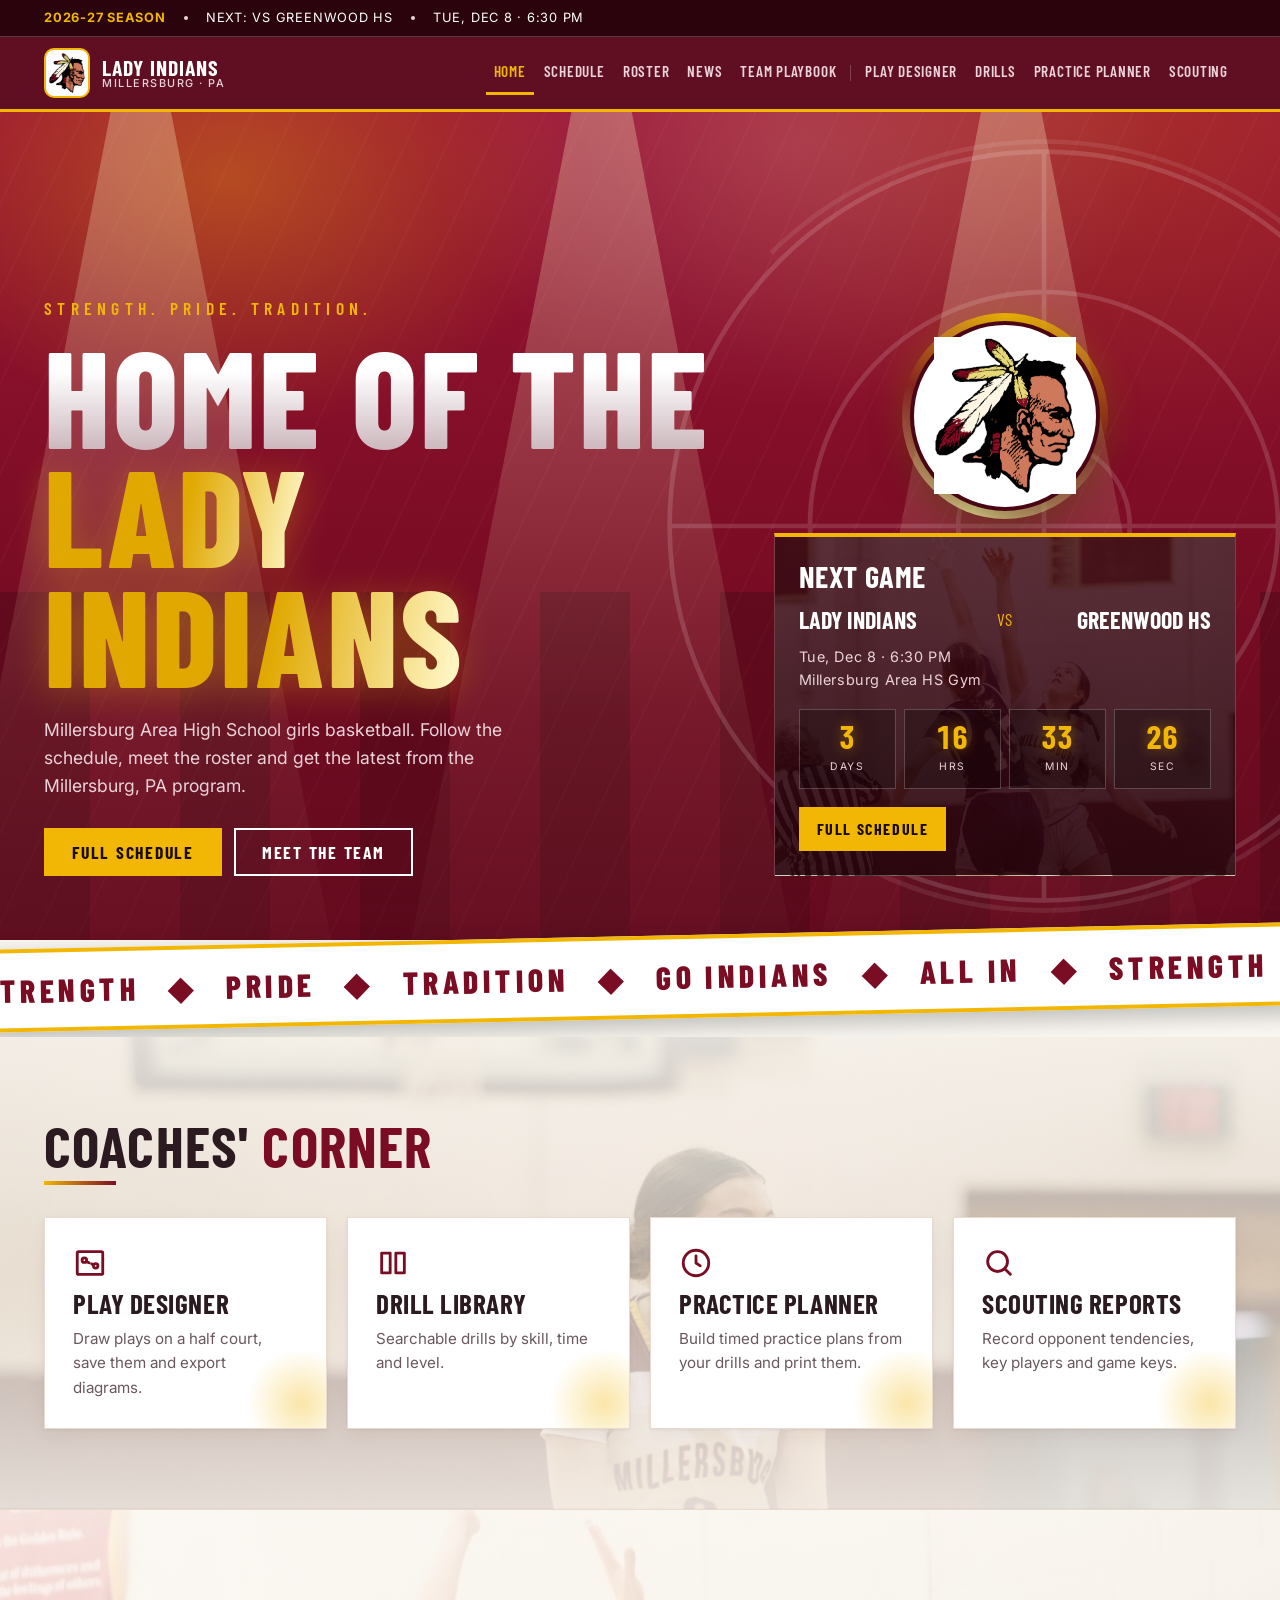
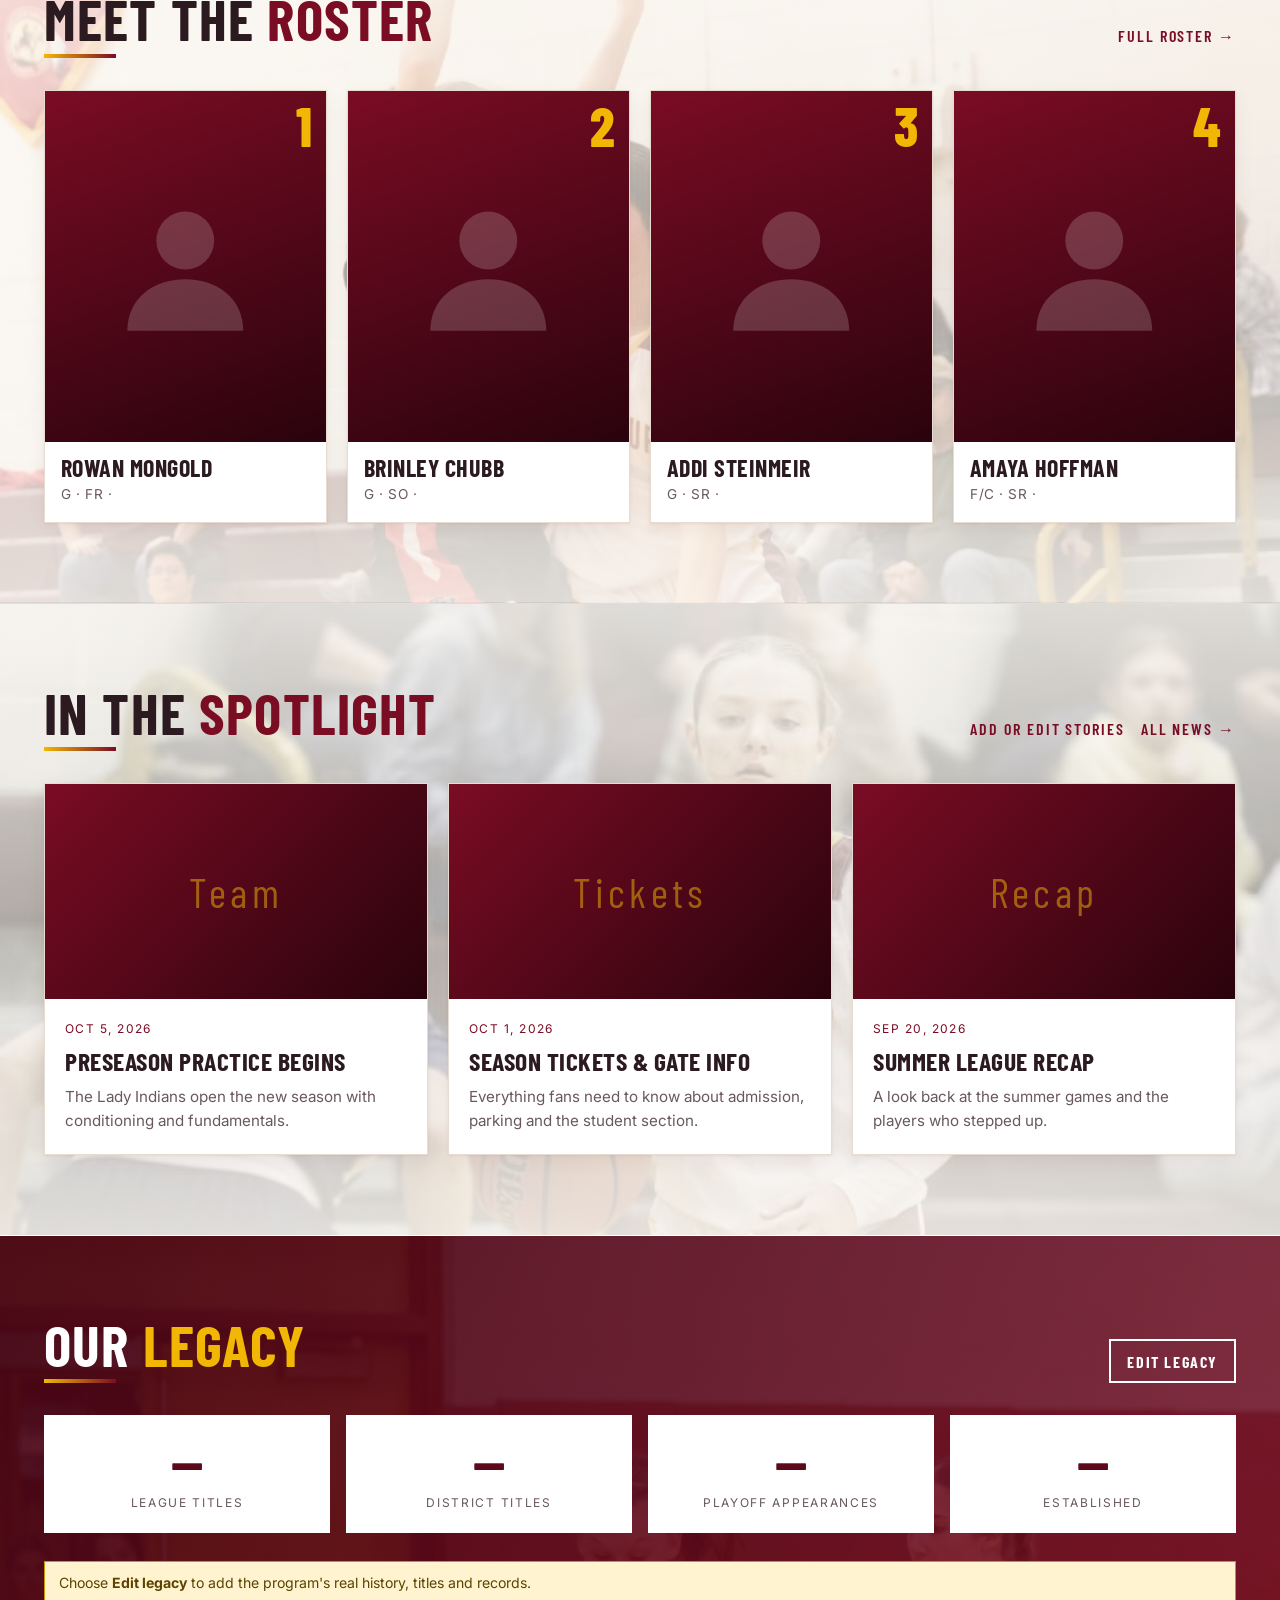
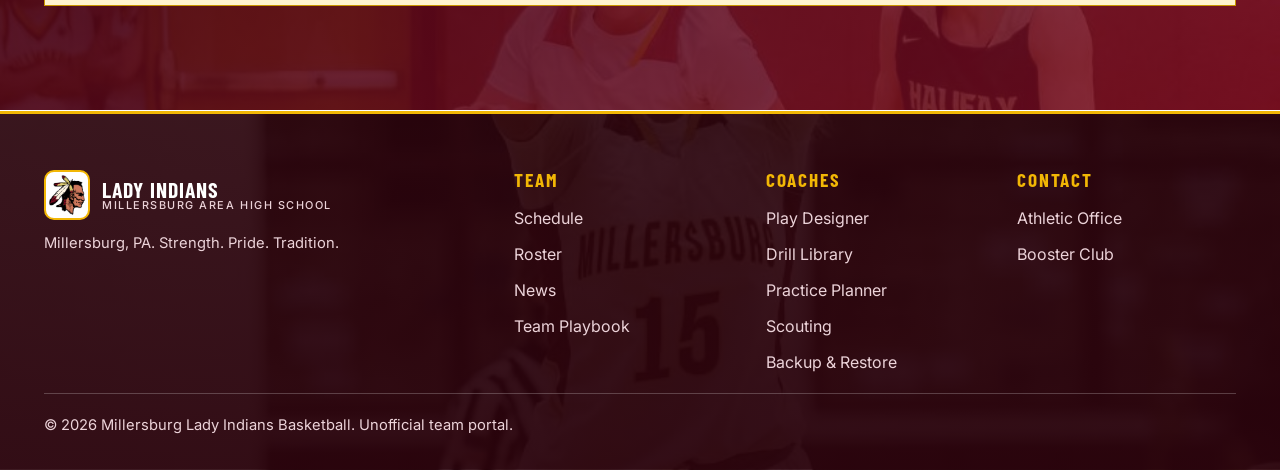
<file: index.html>
<!doctype html>
<html lang="en">
<head>
<meta charset="utf-8">
<meta name="viewport" content="width=device-width, initial-scale=1">
<title>Millersburg Lady Indians Basketball</title>
<meta name="description" content="Official team portal for the Millersburg Lady Indians basketball team: schedule, roster, news and coaching tools.">
<link rel="preconnect" href="https://fonts.googleapis.com">
<link rel="preconnect" href="https://fonts.gstatic.com" crossorigin>
<link href="https://fonts.googleapis.com/css2?family=Barlow+Condensed:wght@500;600;700;800&family=Inter:wght@400;500;600&display=swap" rel="stylesheet">
<link rel="stylesheet" href="css/styles.css">
<style>
/* ===== Home page flash. Motion uses transform/opacity only and is disabled for reduced-motion users. ===== */
.progress{position:fixed;top:0;left:0;right:0;height:4px;z-index:300;background:linear-gradient(90deg,var(--gold),#fff3b0);transform-origin:0 50%;transform:scaleX(0);pointer-events:none}

.hero{min-height:min(92vh,880px)}
.fx{position:absolute;inset:0;overflow:hidden;pointer-events:none;z-index:1}
.beam{position:absolute;top:-8%;height:125%;width:34vw;min-width:240px;left:var(--x);
  background:linear-gradient(180deg,rgba(255,244,200,.32),rgba(255,244,200,.06) 65%,transparent);
  clip-path:polygon(46% 0,54% 0,100% 100%,0 100%);transform-origin:50% 0;
  animation:sway var(--d,9s) ease-in-out infinite alternate;animation-delay:var(--delay,0s)}
@keyframes sway{from{transform:rotate(-13deg)}to{transform:rotate(13deg)}}
.court-art{position:absolute;right:-12%;top:50%;width:min(780px,95vw);aspect-ratio:1;margin-top:calc(min(780px,95vw)/-2);opacity:.14;animation:spin 90s linear infinite}
@keyframes spin{to{transform:rotate(360deg)}}
.spark{position:absolute;bottom:-12px;left:var(--x);width:var(--s);height:var(--s);border-radius:50%;background:radial-gradient(circle,#fff3b0,var(--gold) 60%,transparent 70%);opacity:0;animation:rise var(--t) linear infinite;animation-delay:var(--dl)}
@keyframes rise{0%{transform:translate3d(0,0,0);opacity:0}10%{opacity:.9}100%{transform:translate3d(var(--dx),-85vh,0);opacity:0}}

.hero h1 .w{display:inline-block;opacity:0;transform:translateY(40px) rotateX(35deg);background:linear-gradient(180deg,#fff 30%,#c9b3b9);-webkit-background-clip:text;background-clip:text;-webkit-text-fill-color:transparent;color:transparent;animation:pop .7s cubic-bezier(.2,.8,.2,1) forwards;animation-delay:calc(var(--i)*110ms + 150ms)}
@keyframes pop{to{opacity:1;transform:none}}
.hero h1 em.shine{filter:drop-shadow(0 4px 18px rgba(242,183,5,.35))}
.hero h1 em.shine .w{background:linear-gradient(100deg,#e0a800 25%,#fff6c4 45%,#f2b705 55%,#e0a800 75%);background-size:220% 100%;-webkit-background-clip:text;background-clip:text;animation:pop .7s cubic-bezier(.2,.8,.2,1) forwards,shine 4.5s linear infinite;animation-delay:calc(var(--i)*110ms + 150ms),0s}
@keyframes shine{from{background-position:120% 0}to{background-position:-120% 0}}
.hero .kicker{animation:fadeup .8s ease-out both}
.hero .sub,.hero .cta{animation:fadeup .8s ease-out .6s both}
@keyframes fadeup{from{opacity:0;transform:translateY(14px)}to{opacity:1;transform:none}}

.btn.pulse{position:relative}
.btn.pulse::after{content:"";position:absolute;inset:-2px;border:2px solid var(--gold);opacity:0;animation:ring 2.4s ease-out infinite;pointer-events:none}
@keyframes ring{0%{opacity:.8;transform:scale(1)}100%{opacity:0;transform:scale(1.18,1.5)}}

.rightcol{display:grid;gap:22px;justify-items:stretch}
.ring{display:none;justify-self:center;position:relative;width:190px;height:190px;animation:float 5s ease-in-out infinite}
@media(min-width:900px){.ring{display:block}}
.ring::before{content:"";position:absolute;inset:-8px;border-radius:50%;background:conic-gradient(from 0deg,var(--gold),transparent 30%,#fff3b0 55%,transparent 80%,var(--gold));animation:spin 6s linear infinite}
.ring .face{position:absolute;inset:0;border-radius:50%;background:#fff;display:grid;place-items:center;border:4px solid var(--maroon-d);box-shadow:0 14px 40px rgba(0,0,0,.4),0 0 40px rgba(242,183,5,.35)}
.ring img{width:78%;height:auto}
@keyframes float{0%,100%{transform:translateY(0)}50%{transform:translateY(-10px)}}

.count strong{text-shadow:0 0 14px rgba(242,183,5,.45)}

/* marquee band */
.marquee-wrap{position:relative;z-index:3;overflow:hidden;margin-top:-30px;padding:26px 0 18px;pointer-events:none}
.marquee{position:relative;z-index:3;background:#fff;color:var(--maroon);overflow:hidden;border-block:4px solid var(--gold);transform:rotate(-1.2deg);margin:0 -20px;padding:12px 0;box-shadow:0 8px 24px rgba(0,0,0,.25)}
.marquee .track{display:flex;width:max-content;animation:scroll 28s linear infinite}
.marquee span{font-family:var(--head);font-weight:800;font-size:clamp(1.3rem,3vw,2rem);letter-spacing:.14em;text-transform:uppercase;white-space:nowrap;padding-right:1.4em}
.marquee i{font-style:normal;color:var(--maroon);padding:0 .9em}
@keyframes scroll{to{transform:translateX(-50%)}}

/* tiles + cards: shine sweep */
.tile::before{content:"";position:absolute;top:0;bottom:0;left:-60%;width:40%;background:linear-gradient(100deg,transparent,rgba(242,183,5,.35),transparent);transform:skewX(-20deg) translateX(0);transition:transform .7s ease;pointer-events:none}
.tile:hover::before{transform:skewX(-20deg) translateX(520%)}
.tile svg{transition:transform .3s}
.tile:hover svg{transform:scale(1.18) rotate(-6deg)}
.pcard .pphoto{transition:transform .4s}
.pcard:hover .pphoto{transform:scale(1.04)}
.pcard{overflow:hidden}
.ncard:hover{transform:translateY(-4px)}
.ncard{transition:transform .25s,border-color .2s}

/* section headings: animated gold underline */
.sec-head h2{position:relative;padding-bottom:10px}
.sec-head h2::after{content:"";position:absolute;left:0;bottom:0;height:4px;width:72px;background:linear-gradient(90deg,var(--gold),var(--maroon));transform-origin:0 50%;animation:grow 1s ease-out both;animation-timeline:view();animation-range:entry 0% cover 40%}
@keyframes grow{from{transform:scaleX(.1)}to{transform:scaleX(1)}}

/* legacy numbers: bigger and punchier */
.stat strong{font-size:3.4rem;background:linear-gradient(180deg,var(--maroon),var(--maroon-d));-webkit-background-clip:text;background-clip:text;-webkit-text-fill-color:transparent}
.stat div{transition:transform .25s,border-color .2s}
.stat div:hover{transform:translateY(-4px);border-color:var(--gold)}

@media(prefers-reduced-motion:reduce){
  .hero h1 .w,.hero .kicker,.hero .sub,.hero .cta{opacity:1;transform:none}
  .marquee .track{transform:none;flex-wrap:wrap;width:auto}
  .marquee .dup{display:none}
  .beam,.spark,.court-art,.ring,.ring::before{animation:none}
  .spark{display:none}
  .progress{display:none}
}

/* ===== Game photos ===== */
.hero-photo{position:absolute;top:0;bottom:0;right:0;width:min(52vw,720px);opacity:.42;
  -webkit-mask-image:linear-gradient(90deg,transparent 0%,#000 55%);mask-image:linear-gradient(90deg,transparent 0%,#000 55%)}
@media(max-width:899px){.hero-photo{width:100%;opacity:.2;-webkit-mask-image:linear-gradient(180deg,#000 30%,transparent 95%);mask-image:linear-gradient(180deg,#000 30%,transparent 95%)}}


/* ===== Photo backgrounds behind home sections ===== */
.bgp{position:relative;isolation:isolate}
.bgp::before{content:"";position:absolute;inset:0;z-index:-1;background-image:var(--ov),var(--ph);background-size:cover;background-position:center 28%;background-repeat:no-repeat}
.bgp.light{--ov:linear-gradient(180deg,rgba(251,248,243,.88),rgba(251,248,243,.66) 50%,rgba(251,248,243,.88))}
.bgp.dark{--ov:linear-gradient(120deg,rgba(74,6,21,.94),rgba(122,12,36,.80));
  --text:#fff;--muted:#ecd3d9;--accent:var(--gold);--line:rgba(255,255,255,.25);color:var(--text)}
.bgp.dark .stat div{--muted:#6a585d;--text:#2b1a1f}
.bgp.dark .sec-head h2{color:#fff}
.bgp.dark #legstory{color:#fff}
.bgp.dark .btn.ghost{color:#fff;border-color:#fff}
.bgp.dark .btn.ghost:hover{background:#fff;color:var(--maroon)}
.bgp.dark .note{color:#5c4300}
.bgp.dark .stat strong{background:linear-gradient(180deg,var(--maroon),var(--maroon-d));-webkit-background-clip:text;background-clip:text}
@media(min-width:900px){.bgp.light::before{background-position:center 22%}}

/* Next Game card: its own photo (the tip-off), different from the hero photo */
.nextcard{background-image:linear-gradient(180deg,rgba(60,5,18,.80),rgba(42,3,12,.90)),url(images/action-8.jpg);background-size:cover;background-position:center 18%;background-repeat:no-repeat}

/* Hero photo slideshow: crossfades (opacity only); first photo stays put for reduced-motion users */
.hero-photo .hp{position:absolute;inset:0;background-size:cover;background-position:50% 22%;background-repeat:no-repeat;opacity:0;animation:hpfade 28s infinite both;animation-delay:calc(var(--i)*7s)}
.hero-photo .hp:first-child{opacity:1}
@keyframes hpfade{0%{opacity:0}5%{opacity:1}25%{opacity:1}30%{opacity:0}100%{opacity:0}}
</style>
</head>
<body data-page="home">

<main id="main">
  <section class="hero">
    <div class="fx" aria-hidden="true">
      <div class="hero-photo">
        <i class="hp" style="--i:0;background-image:url(images/action-1.jpg)"></i>
        <i class="hp" style="--i:1;background-image:url(images/action-10.jpg)"></i>
        <i class="hp" style="--i:2;background-image:url(images/action-11.jpg)"></i>
        <i class="hp" style="--i:3;background-image:url(images/action-2.jpg)"></i>
      </div>
      <i class="beam" style="--x:-6%;--d:9s;--delay:-2s"></i>
      <i class="beam" style="--x:30%;--d:11s;--delay:-6s"></i>
      <i class="beam" style="--x:62%;--d:8s;--delay:-4s"></i>
      <svg class="court-art" viewBox="0 0 200 200" fill="none" stroke="#fff" stroke-width="1.2"><circle cx="100" cy="100" r="96"/><circle cx="100" cy="100" r="60"/><circle cx="100" cy="100" r="22"/><path d="M100 4v192M4 100h192"/><path d="M30 30a100 100 0 0 1 140 0M30 170a100 100 0 0 0 140 0" opacity=".6"/></svg>
      <div id="sparks"></div>
    </div>
    <div class="wrap">
      <div>
        <p class="kicker">Strength. Pride. Tradition.</p>
        <h1><span class="w" style="--i:0">Home</span> <span class="w" style="--i:1">of</span> <span class="w" style="--i:2">the</span> <em class="shine"><span class="w" style="--i:3">Lady</span> <span class="w" style="--i:4">Indians</span></em></h1>
        <p class="sub">Millersburg Area High School girls basketball. Follow the schedule, meet the roster and get the latest from the Millersburg, PA program.</p>
        <div class="cta">
          <a class="btn pulse" href="schedule.html">Full Schedule</a>
          <a class="btn ghost" href="roster.html">Meet the Team</a>
        </div>
      </div>
      <div class="rightcol">
        <div class="ring" aria-hidden="true"><div class="face"><img src="images/logo.png" alt=""></div></div>
        <aside class="nextcard" aria-labelledby="nm-h">
          <h2 id="nm-h">Next Game</h2>
          <div id="nextgame"></div>
        </aside>
      </div>
    </div>
  </section>

  <div class="marquee-wrap"><div class="marquee" aria-hidden="true"><div class="track">
    <span>Strength<i>&#9670;</i>Pride<i>&#9670;</i>Tradition<i>&#9670;</i>Go Indians<i>&#9670;</i>All In<i>&#9670;</i>Strength<i>&#9670;</i>Pride<i>&#9670;</i>Tradition<i>&#9670;</i>Go Indians<i>&#9670;</i>All In<i>&#9670;</i></span>
    <span class="dup">Strength<i>&#9670;</i>Pride<i>&#9670;</i>Tradition<i>&#9670;</i>Go Indians<i>&#9670;</i>All In<i>&#9670;</i>Strength<i>&#9670;</i>Pride<i>&#9670;</i>Tradition<i>&#9670;</i>Go Indians<i>&#9670;</i>All In<i>&#9670;</i></span>
  </div></div></div>

  <section class="band bgp light" style="--ph:url(images/action-10.jpg)">
    <div class="wrap">
      <div class="sec-head"><h2>Coaches' <span>Corner</span></h2></div>
      <div class="grid g4">
        <a class="tile reveal" href="playbook.html">
          <svg viewBox="0 0 24 24" fill="none" stroke="currentColor" stroke-width="2" stroke-linecap="round" stroke-linejoin="round" aria-hidden="true"><rect x="3" y="4" width="18" height="16" rx="1"/><circle cx="8" cy="10" r="1.6"/><circle cx="16" cy="14" r="1.6"/><path d="M9.5 11 14 13" stroke-dasharray="2 2"/></svg>
          <h3>Play Designer</h3><p>Draw plays on a half court, save them and export diagrams.</p>
        </a>
        <a class="tile reveal" href="drills.html">
          <svg viewBox="0 0 24 24" fill="none" stroke="currentColor" stroke-width="2" stroke-linecap="round" stroke-linejoin="round" aria-hidden="true"><path d="M4 5h6v14H4zM14 5h6v14h-6z"/></svg>
          <h3>Drill Library</h3><p>Searchable drills by skill, time and level.</p>
        </a>
        <a class="tile reveal" href="practice.html">
          <svg viewBox="0 0 24 24" fill="none" stroke="currentColor" stroke-width="2" stroke-linecap="round" stroke-linejoin="round" aria-hidden="true"><circle cx="12" cy="12" r="9"/><path d="M12 7v5l3 2"/></svg>
          <h3>Practice Planner</h3><p>Build timed practice plans from your drills and print them.</p>
        </a>
        <a class="tile reveal" href="scouting.html">
          <svg viewBox="0 0 24 24" fill="none" stroke="currentColor" stroke-width="2" stroke-linecap="round" stroke-linejoin="round" aria-hidden="true"><circle cx="11" cy="11" r="7"/><path d="m20 20-4-4"/></svg>
          <h3>Scouting Reports</h3><p>Record opponent tendencies, key players and game keys.</p>
        </a>
      </div>
    </div>
  </section>

  <section class="band alt bgp light" style="--ph:url(images/action-11.jpg)">
    <div class="wrap">
      <div class="sec-head"><h2>Meet the <span>Roster</span></h2><a class="more" href="roster.html">Full roster &rarr;</a></div>
      <div class="grid g4" id="homeroster"></div>
    </div>
  </section>

  <section class="band bgp light" style="--ph:url(images/action-4.jpg)">
    <div class="wrap">
      <div class="sec-head"><h2>In the <span>Spotlight</span></h2><span style="display:flex;gap:16px;align-items:center;flex-wrap:wrap"><a class="more" href="news.html#manage">Add or edit stories</a><a class="more" href="news.html">All news &rarr;</a></span></div>
      <div class="grid g3" id="homenews"></div>
    </div>
  </section>

  <section class="band alt bgp dark" style="--ph:url(images/action-1.jpg)">
    <div class="wrap">
      <div class="sec-head"><h2>Our <span>Legacy</span></h2><button class="btn sm ghost" id="legedit" type="button">Edit legacy</button></div>
      <div class="stat" id="legstats" style="grid-template-columns:repeat(auto-fit,minmax(150px,1fr))"></div>
      <div id="legstory" style="max-width:70ch;white-space:pre-wrap;margin-top:8px"></div>
      <p class="note" id="legnote">Choose <b>Edit legacy</b> to add the program's real history, titles and records.</p>
    </div>
  </section>
</main>

<dialog id="legdlg" aria-labelledby="legt"><form class="dlg" id="legform">
  <h2 id="legt">Edit legacy</h2>
  <p style="color:var(--muted);margin:0 0 14px">Add the numbers you want to show (titles, years, records) and tell the program's story.</p>
  <div id="legrows"></div>
  <button class="btn sm ghost" type="button" id="legadd">+ Add a number</button>
  <div class="field" style="margin-top:18px"><label for="legtext">Our story (optional)</label><textarea id="legtext" style="min-height:140px" placeholder="Program history, traditions, notable players and seasons..."></textarea></div>
  <div class="toolbar"><button class="btn" type="submit">Save</button><button class="btn ghost" type="button" id="legcancel">Cancel</button><button class="btn danger" type="button" id="legreset" style="margin-left:auto">Clear all</button></div>
</form></dialog>

<script src="js/data.js"></script>
<script src="js/app.js"></script>
<script>
(function(){
  var D=LI_DATA, E=LI.esc;
  var g=LI.nextGame(), box=document.getElementById('nextgame');
  if(!g){ box.innerHTML='<p class="meta">Schedule coming soon.</p><a class="btn sm" href="schedule.html">View schedule</a>'; }
  else{
    box.innerHTML='<div class="vs"><div class="tn">Lady Indians</div><div class="v">'+(g.home?'VS':'AT')+'</div><div class="tn">'+E(g.opp)+'</div></div>'+
      '<p class="meta">'+LI.fmtDate(g)+' &middot; '+LI.fmtTime(g)+'<br>'+E(g.loc)+'</p>'+
      '<div class="count" role="timer" aria-label="Time until tip-off"><div><strong id="cd">0</strong><span>Days</span></div><div><strong id="ch">0</strong><span>Hrs</span></div><div><strong id="cm">0</strong><span>Min</span></div><div><strong id="cs">0</strong><span>Sec</span></div></div>'+
      '<a class="btn sm" href="schedule.html">Full schedule</a>';
    var t=LI.gameDate(g);
    function tick(){var d=Math.max(0,t-new Date()),s=Math.floor(d/1000);
      document.getElementById('cd').textContent=Math.floor(s/86400);
      document.getElementById('ch').textContent=String(Math.floor(s%86400/3600)).padStart(2,'0');
      document.getElementById('cm').textContent=String(Math.floor(s%3600/60)).padStart(2,'0');
      document.getElementById('cs').textContent=String(s%60).padStart(2,'0');}
    tick(); setInterval(tick,1000);
  }
  var person='<svg viewBox="0 0 24 24" fill="currentColor" aria-hidden="true"><circle cx="12" cy="8" r="4.5"/><path d="M3 22c0-5 4-8 9-8s9 3 9 8z"/></svg>';
  document.getElementById('homeroster').innerHTML=LI.getRoster().slice(0,4).map(function(p){
    return '<a class="pcard reveal" href="roster.html" style="text-decoration:none"><div class="pphoto">'+(p.photo?'<img src="'+p.photo+'" alt="">':person)+'<span class="pnum">'+E(p.num)+'</span></div><div class="pinfo"><h3>'+E(p.name)+'</h3><p>'+E(p.pos)+' &middot; '+E(p.grade)+' &middot; '+E(p.height)+'</p></div></a>';
  }).join('');
  var spot=LI.getNews().slice(0,3);
  document.getElementById('homenews').innerHTML=spot.length?spot.map(function(n){
    return '<a class="ncard reveal" href="news.html" style="text-decoration:none"><div class="nimg" style="overflow:hidden">'+(n.photo?'<img src="'+n.photo+'" alt="" style="width:100%;height:100%;object-fit:cover">':E(n.tag||''))+'</div><div class="nbody"><time>'+new Date(n.date+'T12:00').toLocaleDateString('en-US',{month:'short',day:'numeric',year:'numeric'})+'</time><h3>'+E(n.title)+'</h3><p>'+E(n.excerpt)+'</p></div></a>';
  }).join(''):'<p class="empty" style="grid-column:1/-1">No stories yet. <a href="news.html#manage" style="color:var(--accent);font-weight:600">Add the first one</a>.</p>';
  LI.reveal();
})();
</script>
<script>
(function(){
  var E=LI.esc, DEF={stats:[{v:'--',l:'League titles'},{v:'--',l:'District titles'},{v:'--',l:'Playoff appearances'},{v:'--',l:'Established'}],story:'',edited:false};
  var leg=LI.load('legacy',null)||JSON.parse(JSON.stringify(DEF));
  function $(i){return document.getElementById(i)}
  function draw(){
    $('legstats').innerHTML=leg.stats.map(function(s){return '<div><strong>'+E(s.v)+'</strong><span>'+E(s.l)+'</span></div>'}).join('');
    $('legstory').textContent=leg.story||'';
    $('legnote').style.display=leg.edited?'none':'';
  }
  function row(s,i){
    return '<div class="formrow" style="display:grid;grid-template-columns:100px 1fr 48px;gap:8px;align-items:end;margin-bottom:10px" data-row>'+
      '<div><label for="lv'+i+'">Number</label><input id="lv'+i+'" value="'+E(s.v)+'" maxlength="12"></div>'+
      '<div><label for="ll'+i+'">Label</label><input id="ll'+i+'" value="'+E(s.l)+'" maxlength="40"></div>'+
      '<button type="button" class="iconbtn" data-rm aria-label="Remove this number" style="height:44px">&times;</button></div>';
  }
  function rows(){ return Array.prototype.map.call($('legrows').querySelectorAll('[data-row]'),function(r){var i=r.querySelectorAll('input');return {v:i[0].value.trim(),l:i[1].value.trim()};}); }
  function fill(stats){ $('legrows').innerHTML=stats.map(row).join(''); }
  var dlg=$('legdlg');
  $('legedit').onclick=function(){ fill(leg.stats); $('legtext').value=leg.story||''; dlg.showModal(); };
  $('legadd').onclick=function(){
    var cur=rows(); if(cur.length>=8){alert('You can show up to 8 numbers.');return;}
    cur.push({v:'',l:''}); fill(cur); var inp=$('legrows').querySelectorAll('input'); inp[inp.length-2].focus();
  };
  $('legrows').addEventListener('click',function(e){ if(e.target.hasAttribute('data-rm')){ var cur=rows(), idx=Array.prototype.indexOf.call($('legrows').children,e.target.closest('[data-row]')); cur.splice(idx,1); fill(cur); } });
  $('legcancel').onclick=function(){dlg.close()};
  dlg.addEventListener('click',function(e){if(e.target===dlg)dlg.close()});
  $('legform').addEventListener('submit',function(e){
    e.preventDefault();
    leg={stats:rows().filter(function(s){return s.v||s.l}),story:$('legtext').value.trim(),edited:true};
    if(!LI.save('legacy',leg)) alert('Could not save. Browser storage may be blocked.');
    dlg.close(); draw();
  });
  $('legreset').onclick=function(){
    if(!confirm('Clear all legacy numbers and the story?')) return;
    leg={stats:[],story:'',edited:true}; LI.save('legacy',leg); dlg.close(); draw();
  };
  draw();
})();
</script>
<script>
(function(){
  var reduce=window.matchMedia&&matchMedia('(prefers-reduced-motion: reduce)').matches;

  /* scroll progress bar */
  var bar=document.createElement('div'); bar.className='progress'; bar.setAttribute('aria-hidden','true'); document.body.appendChild(bar);
  var tick=false;
  function upd(){ var h=document.documentElement; var max=h.scrollHeight-h.clientHeight; bar.style.transform='scaleX('+(max>0?Math.min(1,h.scrollTop/max):0)+')'; tick=false; }
  addEventListener('scroll',function(){ if(!tick){ tick=true; requestAnimationFrame(upd); } },{passive:true}); upd();

  /* rising gold sparks */
  if(!reduce){
    var box=document.getElementById('sparks'), n=innerWidth<700?10:22, html='';
    for(var i=0;i<n;i++){
      var s=(3+Math.random()*5).toFixed(1);
      html+='<i class="spark" style="--x:'+(Math.random()*100).toFixed(1)+'%;--s:'+s+'px;--t:'+(7+Math.random()*8).toFixed(1)+'s;--dl:-'+(Math.random()*12).toFixed(1)+'s;--dx:'+((Math.random()-.5)*160).toFixed(0)+'px"></i>';
    }
    box.innerHTML=html;
  }

  /* count-up for plain numbers in Our Legacy (runs once per number, when scrolled into view) */
  var legacy=document.getElementById('legstats');
  function countUp(el){
    var raw=el.textContent.trim(), target=parseInt(raw,10);
    if(!/^[0-9]+$/.test(raw)||target>=1000||reduce) return;
    var t0=performance.now(), dur=1200;
    el.textContent='0';
    (function step(now){ var p=Math.max(0,Math.min(1,(now-t0)/dur)), e=1-Math.pow(1-p,3); el.textContent=Math.round(target*e); if(p<1) requestAnimationFrame(step); else el.textContent=target; })(t0);
  }
  function checkCount(){
    if(!legacy) return;
    var r=legacy.getBoundingClientRect();
    if(r.top>innerHeight*.85||r.bottom<0) return;
    legacy.querySelectorAll('strong:not([data-c])').forEach(function(s){ s.setAttribute('data-c','1'); countUp(s); });
  }
  addEventListener('scroll',checkCount,{passive:true}); checkCount();
})();
</script>
</body>
</html>
</file>
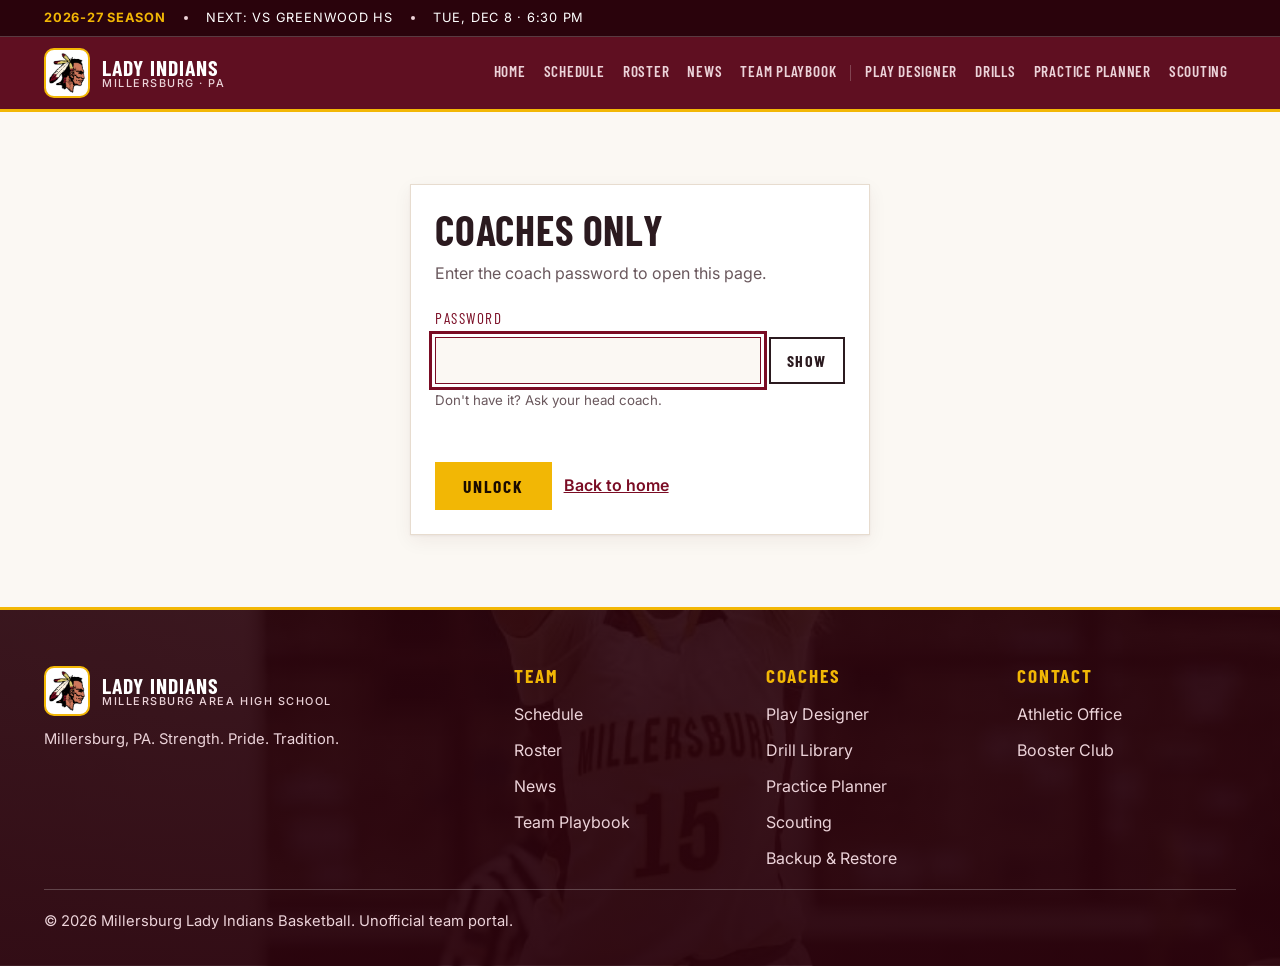
<file: backup.html>
<!doctype html>
<html lang="en">
<head>
<meta charset="utf-8">
<meta name="viewport" content="width=device-width, initial-scale=1">
<meta name="robots" content="noindex">
<title>Backup & Restore | Millersburg Lady Indians</title>
<link rel="preconnect" href="https://fonts.googleapis.com">
<link rel="preconnect" href="https://fonts.gstatic.com" crossorigin>
<link href="https://fonts.googleapis.com/css2?family=Barlow+Condensed:wght@500;600;700;800&family=Inter:wght@400;500;600&display=swap" rel="stylesheet">
<link rel="stylesheet" href="css/styles.css">
<script>window.LI_GATED=true</script>
<script src="js/gate.js"></script>
<style>
  .bk-wrap{max-width:820px}
  .counts{display:grid;gap:10px;grid-template-columns:repeat(auto-fill,minmax(170px,1fr));margin:0 0 18px}
  .counts div{background:var(--bg);border:1px solid var(--line);padding:10px 14px}
  .counts strong{display:block;font-family:var(--head);font-size:2rem;color:var(--accent);line-height:1}
  .counts span{font-size:.8rem;letter-spacing:.1em;text-transform:uppercase;color:var(--muted)}
  .status{padding:12px 14px;border:1px solid var(--gold-d);background:#fff4cf;color:#3d2d00;margin-bottom:18px}
  .status.ok{background:#e7f6ec;border-color:#17803f;color:#0e4d27}
  .status.bad{background:#fdeceb;border-color:#b3261e;color:#7a1a14}
  .steps{margin:0 0 18px;padding-left:20px;color:var(--muted)}
  .steps li{margin-bottom:6px}
</style>
</head>
<body data-page="backup">
<main id="main">
  <div class="pagehead"><div class="wrap"><h1>Backup <span>&amp; Restore</span></h1><p>Save everything you've entered on this website to one file, and put it back whenever you need to.</p></div></div>
  <section class="band"><div class="wrap bk-wrap">
    <div class="status" id="status" role="status" aria-live="polite"></div>

    <div class="panel" style="margin-bottom:22px">
      <h2>What's saved in this browser</h2>
      <div class="counts" id="counts"></div>
      <p class="meta" style="margin:0">Everything above lives in this browser only. If browser data is cleared, or you switch computers, it's gone unless you have a backup.</p>
    </div>

    <div class="panel" style="margin-bottom:22px">
      <h2>1. Download a backup</h2>
      <p style="color:var(--muted);margin-top:0">Includes the roster, schedule, news stories, legacy numbers, drills and video links, plays and playbooks, practice plans (with teams, warm-up groups and reminders) and scouting reports. It does <b>not</b> include the coach password.</p>
      <button class="btn" id="dl" type="button">Download backup file</button>
      <p class="meta" id="last" style="margin:12px 0 0"></p>
    </div>

    <div class="panel">
      <h2>2. Restore from a backup</h2>
      <ol class="steps">
        <li>Choose a backup file you downloaded earlier.</li>
        <li>Check the summary of what's inside.</li>
        <li>Confirm to restore it. Items in the file replace the matching items here. Anything not in the file is left alone.</li>
      </ol>
      <label class="btn ghost" style="margin:0;cursor:pointer;color:var(--text)">Choose backup file<input type="file" id="pick" accept="application/json,.json" class="sr"></label>
      <div id="preview" style="margin-top:18px"></div>
    </div>

    <p class="meta" style="margin-top:22px">Tip: save the backup file somewhere safe, like OneDrive or email it to yourself. Make a fresh backup after big changes, such as a new roster or schedule.</p>
  </div></section>
</main>
<script src="js/data.js"></script>
<script src="js/app.js"></script>
<script>
(function(){
  var E=LI.esc, PFX='li_', SKIP={li_coachpw:1,li_unlocked:1,li_lastbackup:1,li_testlink:1};
  function $(i){return document.getElementById(i)}

  function allKeys(){
    var k=[]; try{ for(var i=0;i<localStorage.length;i++){ var n=localStorage.key(i); if(n&&n.indexOf(PFX)===0&&!SKIP[n]) k.push(n); } }catch(e){}
    return k.sort();
  }
  function parse(s){ try{ return JSON.parse(s); }catch(e){ return s; } }
  function len(v){ return Array.isArray(v)?v.length:(v&&typeof v==='object'?Object.keys(v).length:(v?1:0)); }

  var LABELS=[
    ['li_roster','Players'],['li_schedule','Games'],['li_news','Stories'],['li_drills','Drills'],
    ['li_plays2','Plays'],['li_playbooks','Playbooks'],['li_plans','Practice plans'],['li_scouting','Scouting reports'],
    ['li_drillvideos','Drill video links'],['li_legacy','Legacy numbers']
  ];
  function countsFrom(data){
    return LABELS.map(function(l){
      var v=data[l[0]]; if(v==null) return null;
      var n=l[0]==='li_legacy'?len(v&&v.stats):len(v); return [l[1],n];
    }).filter(function(x){return x&&x[1]>0;});
  }
  function currentData(){
    var d={}; allKeys().forEach(function(k){ d[k]=parse(localStorage.getItem(k)); }); return d;
  }
  function drawCounts(){
    var c=countsFrom(currentData());
    $('counts').innerHTML=c.length?c.map(function(x){return '<div><strong>'+x[1]+'</strong><span>'+E(x[0])+'</span></div>';}).join(''):'<p class="empty" style="margin:0">Nothing saved here yet. The sample roster, schedule and stories that come with the site aren’t counted.</p>';
  }
  function fmtDate(iso){ var d=new Date(iso); return isNaN(d)?'':d.toLocaleDateString('en-US',{weekday:'long',month:'long',day:'numeric',year:'numeric'})+' at '+d.toLocaleTimeString('en-US',{hour:'numeric',minute:'2-digit'}); }
  function drawStatus(){
    var last=LI.load('lastbackup',null), st=$('status');
    if(!last){ st.className='status'; st.innerHTML='<b>No backup yet.</b> Download one now so your work is safe.'; $('last').textContent='Last backup: never'; return; }
    var days=Math.floor((Date.now()-new Date(last))/86400000);
    $('last').textContent='Last backup: '+fmtDate(last);
    if(days>=30){ st.className='status'; st.innerHTML='<b>Your last backup was '+days+' days ago.</b> Download a fresh one.'; }
    else { st.className='status ok'; st.innerHTML='<b>You’re backed up.</b> Last backup: '+E(fmtDate(last))+'.'; }
  }

  /* ---- download ---- */
  $('dl').onclick=function(){
    var data=currentData();
    if(!Object.keys(data).length){ var st=$('status'); st.className='status'; st.textContent='There is nothing saved in this browser yet, so there is nothing to back up.'; return; }
    var now=new Date(), payload={app:'lady-indians-portal',version:1,exported:now.toISOString(),data:data};
    var name='lady-indians-backup-'+now.getFullYear()+'-'+String(now.getMonth()+1).padStart(2,'0')+'-'+String(now.getDate()).padStart(2,'0')+'.json';
    var a=document.createElement('a'); a.href=URL.createObjectURL(new Blob([JSON.stringify(payload)],{type:'application/json'})); a.download=name; document.body.appendChild(a); a.click(); a.remove();
    LI.save('lastbackup',now.toISOString()); drawStatus();
    $('status').className='status ok'; $('status').innerHTML='<b>Backup downloaded</b> as '+E(name)+'. Keep it somewhere safe.';
  };

  /* ---- restore ---- */
  var pending=null;
  $('pick').addEventListener('change',function(e){
    var f=e.target.files[0]; if(!f) return;
    var r=new FileReader();
    r.onload=function(){
      var box=$('preview'); pending=null;
      try{
        var j=JSON.parse(r.result);
        if(!j||j.app!=='lady-indians-portal'||!j.data||typeof j.data!=='object') throw new Error('not a backup');
        var data={}; Object.keys(j.data).forEach(function(k){ if(/^li_[a-z0-9_]+$/i.test(k)&&!SKIP[k]) data[k]=j.data[k]; });
        var keys=Object.keys(data); if(!keys.length) throw new Error('empty');
        pending=data;
        var c=countsFrom(data);
        box.innerHTML='<div class="status"><b>Backup from '+E(fmtDate(j.exported)||'an unknown date')+'</b></div>'+
          (c.length?'<div class="counts">'+c.map(function(x){return '<div><strong>'+x[1]+'</strong><span>'+E(x[0])+'</span></div>';}).join('')+'</div>':'')+
          '<p class="meta" style="margin:0 0 12px">'+keys.length+' saved item'+(keys.length===1?'':'s')+' in this file. Restoring replaces the matching items on this computer.</p>'+
          '<div class="toolbar"><button class="btn" id="go" type="button">Restore this backup</button><button class="btn ghost" id="no" type="button">Cancel</button></div>';
        $('go').onclick=doRestore; $('no').onclick=function(){ pending=null; box.innerHTML=''; $('pick').value=''; };
      }catch(err){
        box.innerHTML='<div class="status bad"><b>That file isn’t a Lady Indians backup.</b> Choose a file that was downloaded from this page.</div>';
      }
    };
    r.readAsText(f);
  });
  function doRestore(){
    if(!pending) return;
    if(!confirm('Restore this backup? It replaces the matching items saved on this computer.')) return;
    var n=0, failed=0;
    Object.keys(pending).forEach(function(k){
      try{ localStorage.setItem(k,JSON.stringify(pending[k])); n++; }catch(e){ failed++; }
    });
    pending=null; $('pick').value='';
    $('preview').innerHTML='<div class="status '+(failed?'bad':'ok')+'"><b>'+(failed?'Restored '+n+' items, but '+failed+' could not be saved (browser storage is full).':'Restored '+n+' saved items.')+'</b> Open the other pages to see them. <a href="index.html" style="color:inherit;font-weight:700">Go to the home page</a></div>';
    drawCounts();
  }

  drawCounts(); drawStatus();
})();
</script>
</body>
</html>
</file>
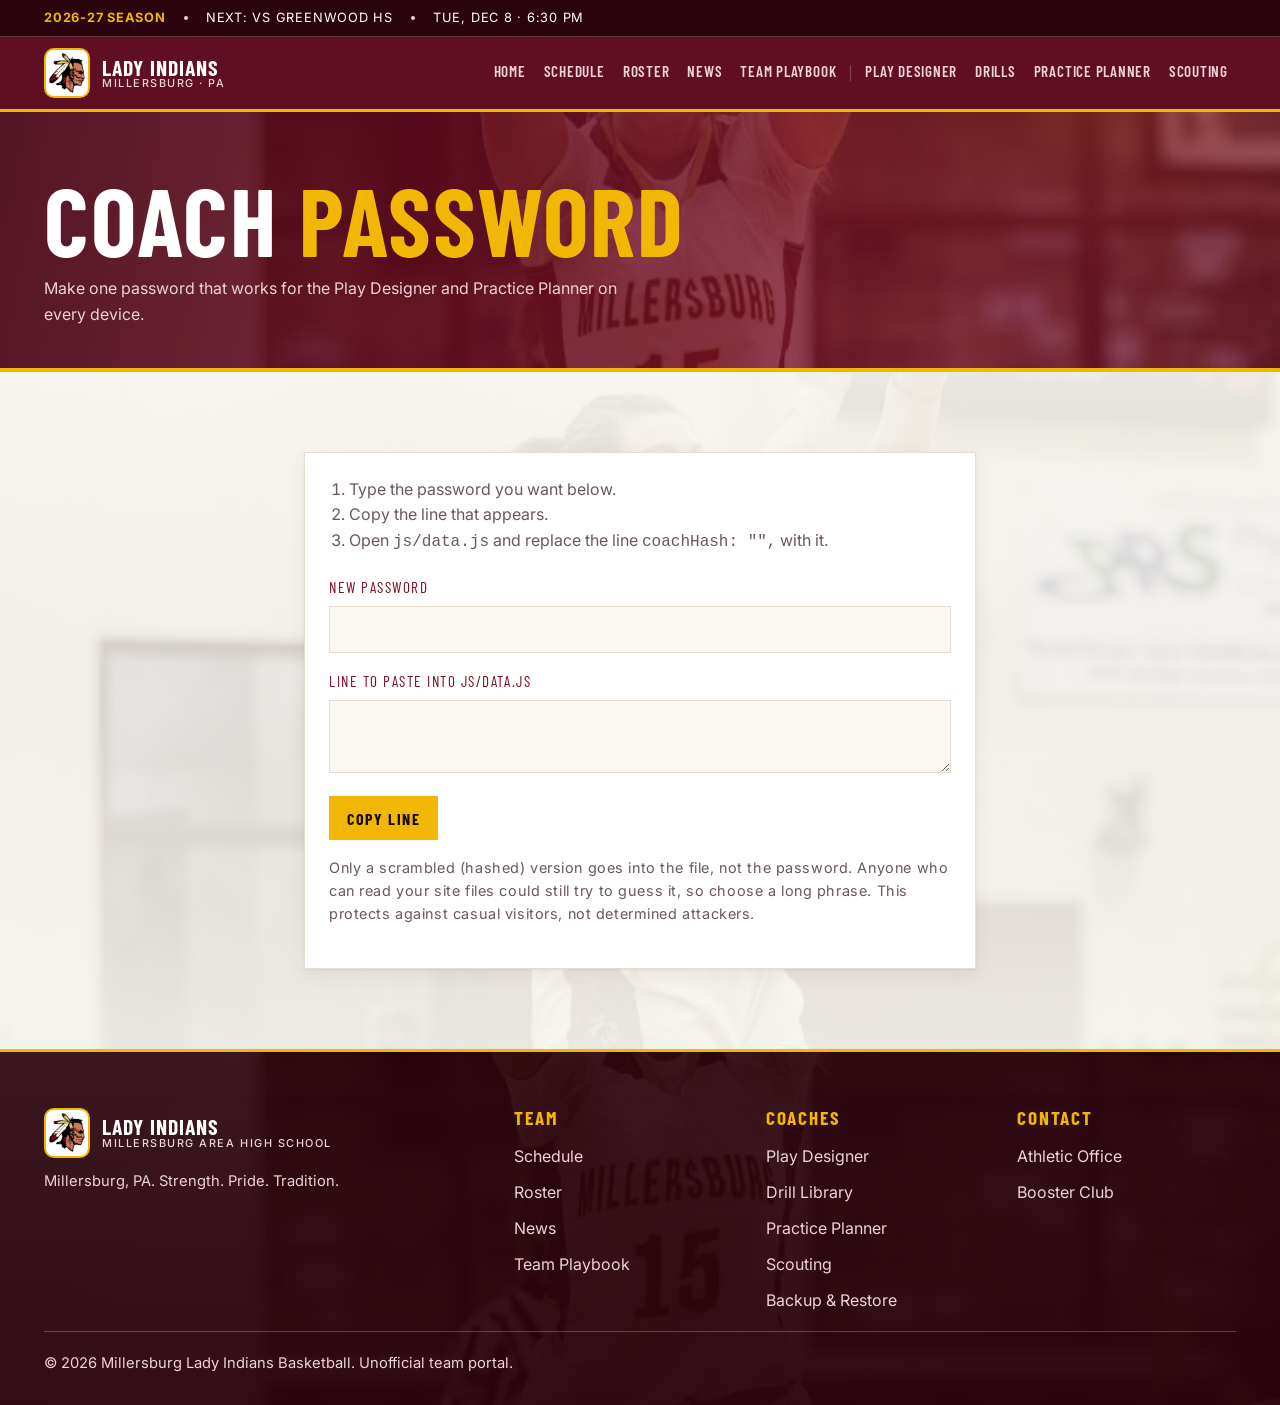
<file: coach-password.html>
<!doctype html>
<html lang="en">
<head>
<meta charset="utf-8">
<meta name="viewport" content="width=device-width, initial-scale=1">
<meta name="robots" content="noindex">
<title>Make Coach Password | Millersburg Lady Indians</title>
<link rel="preconnect" href="https://fonts.googleapis.com">
<link rel="preconnect" href="https://fonts.gstatic.com" crossorigin>
<link href="https://fonts.googleapis.com/css2?family=Barlow+Condensed:wght@500;600;700;800&family=Inter:wght@400;500;600&display=swap" rel="stylesheet">
<link rel="stylesheet" href="css/styles.css">
<script src="js/gate.js"></script>
</head>
<body data-page="coach-password">
<main id="main">
  <div class="pagehead"><div class="wrap"><h1>Coach <span>Password</span></h1><p>Make one password that works for the Play Designer and Practice Planner on every device.</p></div></div>
  <section class="band"><div class="wrap" style="max-width:720px">
    <div class="panel">
      <ol style="padding-left:20px;margin:0 0 20px;color:var(--muted)">
        <li>Type the password you want below.</li>
        <li>Copy the line that appears.</li>
        <li>Open <code>js/data.js</code> and replace the line <code>coachHash: "",</code> with it.</li>
      </ol>
      <div class="field"><label for="pw">New password</label><input id="pw" type="text" autocomplete="off" spellcheck="false"></div>
      <div class="field"><label for="out">Line to paste into js/data.js</label><textarea id="out" readonly style="min-height:70px;font-family:monospace"></textarea></div>
      <button class="btn sm" id="copy" type="button">Copy line</button>
      <p class="meta" style="margin-top:16px">Only a scrambled (hashed) version goes into the file, not the password. Anyone who can read your site files could still try to guess it, so choose a long phrase. This protects against casual visitors, not determined attackers.</p>
    </div>
  </div></section>
</main>
<script src="js/data.js"></script>
<script src="js/app.js"></script>
<script>
  var pw=document.getElementById('pw'), out=document.getElementById('out');
  pw.addEventListener('input',function(){ out.value=pw.value?'coachHash: "'+LIGate.sharedHash(pw.value)+'",':''; });
  document.getElementById('copy').onclick=function(){ if(!out.value) return; out.select(); try{document.execCommand('copy');}catch(e){} this.textContent='Copied'; var b=this; setTimeout(function(){b.textContent='Copy line'},1500); };
</script>
</body>
</html>
</file>
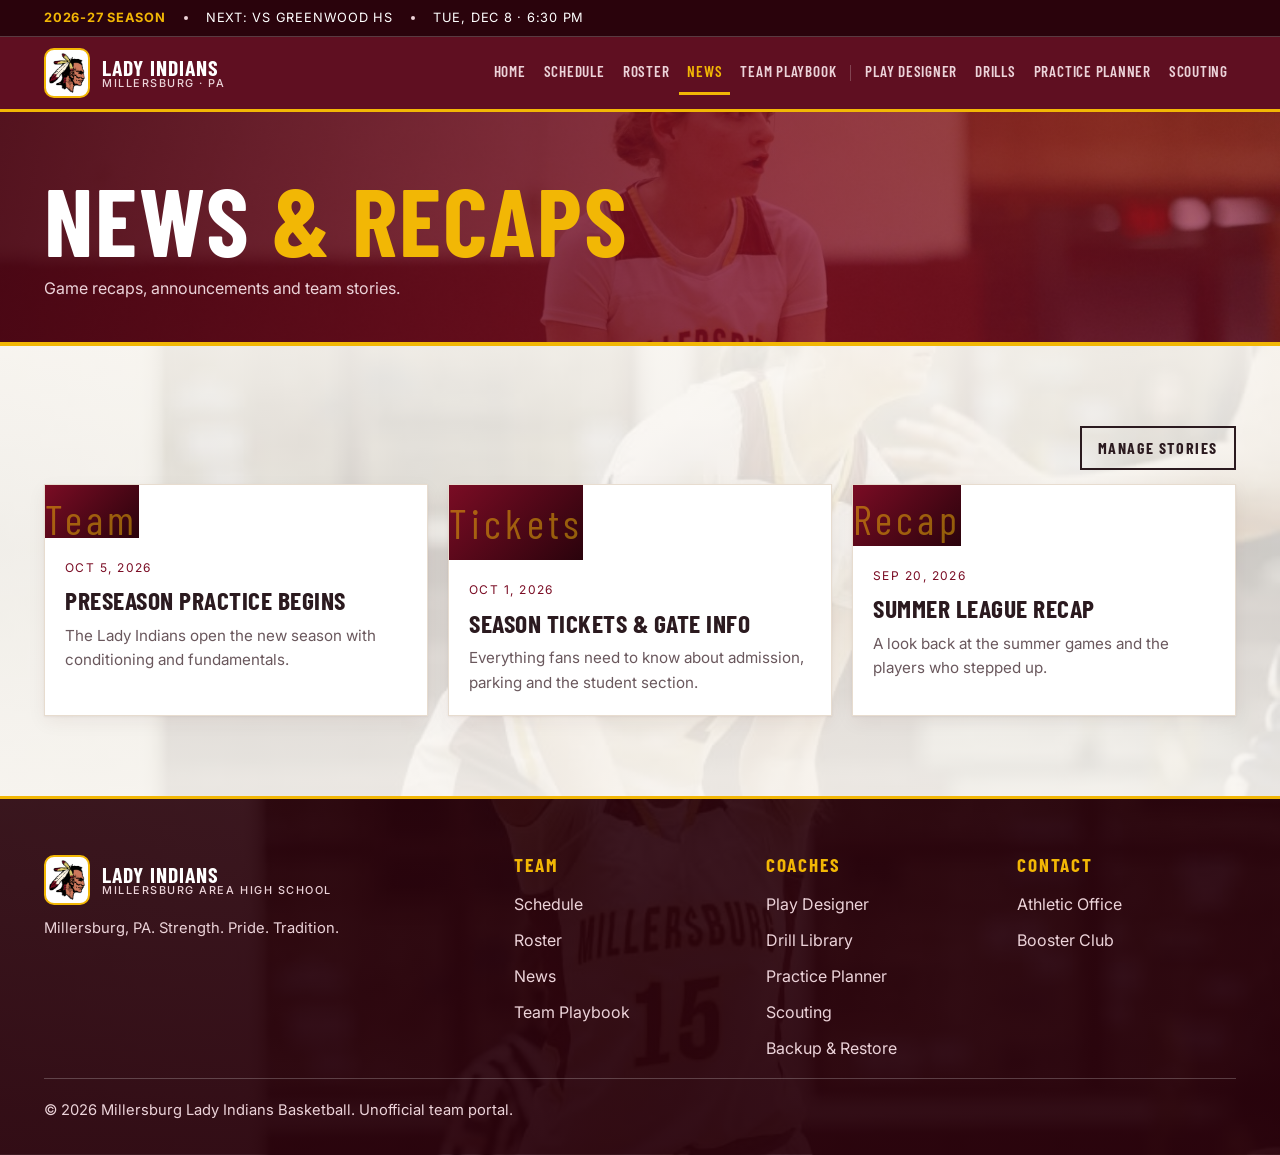
<file: news.html>
<!doctype html>
<html lang="en">
<head>
<meta charset="utf-8">
<meta name="viewport" content="width=device-width, initial-scale=1">
<title>News & Recaps | Millersburg Lady Indians</title>
<link rel="preconnect" href="https://fonts.googleapis.com">
<link rel="preconnect" href="https://fonts.gstatic.com" crossorigin>
<link href="https://fonts.googleapis.com/css2?family=Barlow+Condensed:wght@500;600;700;800&family=Inter:wght@400;500;600&display=swap" rel="stylesheet">
<link rel="stylesheet" href="css/styles.css">
<style>
  .manage{display:none;gap:8px;flex-wrap:wrap;margin-bottom:18px;padding:16px;background:#fff4cf;border:1px solid var(--gold-d)}
  body.editing .manage{display:flex}
  .ncard-wrap{position:relative;display:flex}
  .ncard-wrap .ncard{width:100%}
  .ncard-wrap .edit{display:none;position:absolute;left:8px;top:8px;z-index:3;min-height:44px;padding:0 14px;background:var(--gold);color:#1a0b00;border:0;font-family:var(--head);font-weight:700;letter-spacing:.08em;text-transform:uppercase;cursor:pointer;align-items:center}
  body.editing .ncard-wrap .edit{display:inline-flex}
  .nimg img{width:100%;height:100%;object-fit:cover}
  .nimg{overflow:hidden}
  .photoprev{width:200px;aspect-ratio:16/9;background:var(--maroon);display:grid;place-items:center;overflow:hidden;color:rgba(255,255,255,.5);font-size:.8rem;text-align:center}
  .photoprev img{width:100%;height:100%;object-fit:cover}
  .formrow{display:grid;gap:14px}
  @media(min-width:600px){.formrow.c2{grid-template-columns:1fr 1fr}}
  .story{white-space:pre-wrap}
  .empty-roster{padding:40px;text-align:center;border:2px dashed var(--line);color:var(--muted)}
</style>
</head>
<body data-page="news">
<main id="main">
  <div class="pagehead"><div class="wrap"><h1>News <span>&amp; Recaps</span></h1><p>Game recaps, announcements and team stories.</p></div></div>
  <section class="band"><div class="wrap">
    <div class="toolbar" style="justify-content:flex-end">
      <button class="btn sm ghost" id="mgr" aria-pressed="false">Manage stories</button>
    </div>
    <div class="manage" id="manage">
      <button class="btn sm" id="addbtn">+ Add story</button>
      <button class="btn sm ghost" id="export">Export backup</button>
      <label class="btn sm ghost" style="margin:0;color:var(--text)">Import backup<input type="file" id="import" accept="application/json" class="sr"></label>
      <button class="btn sm danger" id="wipe">Remove all stories</button>
      <p class="meta" style="flex-basis:100%;margin:6px 0 0;color:var(--muted)">The three newest stories appear in <b>In the Spotlight</b> on the home page. Stories are saved in this browser only. Use Export backup to keep a copy.</p>
    </div>
    <div class="grid g3" id="grid"></div>
  </div></section>
</main>

<dialog id="dlg" aria-labelledby="dn"><div class="dlg"></div></dialog>

<dialog id="formdlg" aria-labelledby="ft">
  <form class="dlg" id="nform">
    <h2 id="ft">Add story</h2>
    <div class="field"><label for="n-title">Headline</label><input id="n-title" required autocomplete="off"></div>
    <div class="formrow c2">
      <div class="field"><label for="n-date">Date</label><input id="n-date" type="date" required></div>
      <div class="field"><label for="n-tag">Label</label><input id="n-tag" list="tags" placeholder="e.g. Recap" maxlength="20" autocomplete="off"><datalist id="tags"><option>Recap</option><option>Team</option><option>Announcement</option><option>Tickets</option><option>Award</option><option>Schedule</option></datalist></div>
    </div>
    <div class="field"><label for="n-ex">Short summary (shown on the card)</label><textarea id="n-ex" style="min-height:70px" maxlength="200" placeholder="Leave blank to use the start of the story"></textarea></div>
    <div class="field"><label for="n-body">Story</label><textarea id="n-body" style="min-height:160px" placeholder="Write the full story here..."></textarea></div>
    <div class="field">
      <label for="n-photo">Photo (optional)</label>
      <div style="display:flex;gap:16px;align-items:flex-end;flex-wrap:wrap">
        <div class="photoprev" id="prev">No photo</div>
        <div><input type="file" id="n-photo" accept="image/*"><button type="button" class="btn sm ghost" id="rmphoto" style="margin-top:8px">Remove photo</button></div>
      </div>
    </div>
    <div class="toolbar" style="margin-top:8px">
      <button class="btn" type="submit">Save story</button>
      <button class="btn ghost" type="button" id="cancel">Cancel</button>
      <button class="btn danger" type="button" id="del" style="margin-left:auto">Delete story</button>
    </div>
  </form>
</dialog>

<script src="js/data.js"></script>
<script src="js/app.js"></script>
<script>
(function(){
  var E=LI.esc, N=LI.getNews(), editing=false, editId=null, photo='';
  var dlg=document.getElementById('dlg'), fd=document.getElementById('formdlg');
  function $(i){return document.getElementById(i)}
  function fmt(n,long){return new Date(n.date+'T12:00').toLocaleDateString('en-US',long?{month:'long',day:'numeric',year:'numeric'}:{month:'short',day:'numeric',year:'numeric'})}
  function persist(){ if(!LI.saveNews(N)) alert('Could not save. Browser storage may be full or blocked. Try removing the photo.'); N=LI.getNews(); draw(); }

  function draw(){
    var g=$('grid');
    if(!N.length){ g.innerHTML='<div class="empty-roster" style="grid-column:1/-1">No stories yet. Choose <b>Manage stories</b> then <b>Add story</b>.</div>'; return; }
    g.innerHTML=N.map(function(n){
      return '<div class="ncard-wrap"><button class="ncard" data-id="'+E(n.id)+'"><div class="nimg">'+(n.photo?'<img src="'+n.photo+'" alt="">':E(n.tag||''))+'</div><div class="nbody"><time>'+fmt(n)+'</time><h3>'+E(n.title)+'</h3><p>'+E(n.excerpt)+'</p></div></button>'+
        '<button class="edit" data-edit="'+E(n.id)+'" aria-label="Edit '+E(n.title)+'">Edit</button></div>';
    }).join('');
    LI.reveal();
  }

  $('grid').addEventListener('click',function(e){
    var ed=e.target.closest('[data-edit]'); if(ed){ openForm(ed.dataset.edit); return; }
    var b=e.target.closest('.ncard'); if(!b) return;
    var n=N.filter(function(x){return x.id===b.dataset.id})[0]; if(!n) return;
    dlg.querySelector('.dlg').innerHTML='<button class="btn sm ghost x" id="cl">Close</button><p class="kicker" style="color:var(--accent)">'+E(n.tag||'')+' &middot; '+fmt(n,true)+'</p><h2 id="dn">'+E(n.title)+'</h2>'+
      (n.photo?'<img src="'+n.photo+'" alt="" style="width:100%;margin:12px 0;border:3px solid var(--gold)">':'')+'<p class="story">'+E(n.body||n.excerpt||'')+'</p>';
    dlg.showModal(); $('cl').addEventListener('click',function(){dlg.close()});
  });
  dlg.addEventListener('click',function(e){if(e.target===dlg)dlg.close()});

  var mgr=$('mgr');
  function setEditing(on){ editing=on; document.body.classList.toggle('editing',on); mgr.setAttribute('aria-pressed',on); mgr.textContent=on?'Done managing':'Manage stories'; }
  mgr.onclick=function(){ setEditing(!editing); };
  if(location.hash==='#manage') setEditing(true);

  var prev=$('prev');
  function setPrev(){ prev.innerHTML=photo?'<img src="'+photo+'" alt="Photo preview">':'No photo'; }
  function today(){var d=new Date();return d.getFullYear()+'-'+String(d.getMonth()+1).padStart(2,'0')+'-'+String(d.getDate()).padStart(2,'0');}
  function openForm(id){
    editId=id||null;
    var n=id?N.filter(function(x){return x.id===id})[0]:{};
    $('ft').textContent=id?'Edit story':'Add story';
    $('n-title').value=n.title||''; $('n-date').value=n.date||today(); $('n-tag').value=n.tag||'';
    $('n-ex').value=n.excerpt||''; $('n-body').value=n.body||''; $('n-photo').value='';
    photo=n.photo||''; setPrev();
    $('del').style.display=id?'':'none';
    fd.showModal();
  }
  $('addbtn').onclick=function(){openForm(null)};
  $('cancel').onclick=function(){fd.close()};
  fd.addEventListener('click',function(e){if(e.target===fd)fd.close()});

  $('n-photo').addEventListener('change',function(e){
    var f=e.target.files[0]; if(!f) return;
    var img=new Image(), url=URL.createObjectURL(f);
    img.onload=function(){
      var w=800, s=Math.min(1,w/img.width), c=document.createElement('canvas');
      c.width=Math.round(img.width*s); c.height=Math.round(img.height*s);
      c.getContext('2d').drawImage(img,0,0,c.width,c.height);
      photo=c.toDataURL('image/jpeg',.75); URL.revokeObjectURL(url); setPrev();
    };
    img.onerror=function(){alert('That file could not be read as an image.')};
    img.src=url;
  });
  $('rmphoto').onclick=function(){photo='';$('n-photo').value='';setPrev();};

  $('nform').addEventListener('submit',function(e){
    e.preventDefault();
    var body=$('n-body').value.trim(), ex=$('n-ex').value.trim();
    if(!ex&&body) ex=body.replace(/\s+/g,' ').slice(0,140)+(body.length>140?'...':'');
    var rec={id:editId||LI.uid(),title:$('n-title').value.trim(),date:$('n-date').value,tag:$('n-tag').value.trim()||'News',excerpt:ex,body:body,photo:photo};
    var i=N.findIndex(function(x){return x.id===rec.id});
    if(i>-1) N[i]=rec; else N.push(rec);
    fd.close(); persist();
  });
  $('del').onclick=function(){
    if(!editId||!confirm('Delete this story?')) return;
    N=N.filter(function(x){return x.id!==editId}); fd.close(); persist();
  };
  $('wipe').onclick=function(){
    if(confirm('Remove ALL stories, including the sample stories? This cannot be undone.')){N=[];persist();}
  };

  $('export').onclick=function(){
    var a=document.createElement('a');
    a.href=URL.createObjectURL(new Blob([JSON.stringify(N,null,2)],{type:'application/json'}));
    a.download='lady-indians-news.json'; a.click();
  };
  $('import').addEventListener('change',function(e){
    var file=e.target.files[0]; if(!file) return;
    var r=new FileReader();
    r.onload=function(){
      try{
        var d=JSON.parse(r.result); if(!Array.isArray(d)) throw 0;
        if(!confirm('Replace the current stories with '+d.length+' imported story(ies)?')) return;
        N=d; persist();
      }catch(x){alert('That file is not a valid news backup.')}
    };
    r.readAsText(file); e.target.value='';
  });
  draw();
})();
</script>
</body>
</html>
</file>
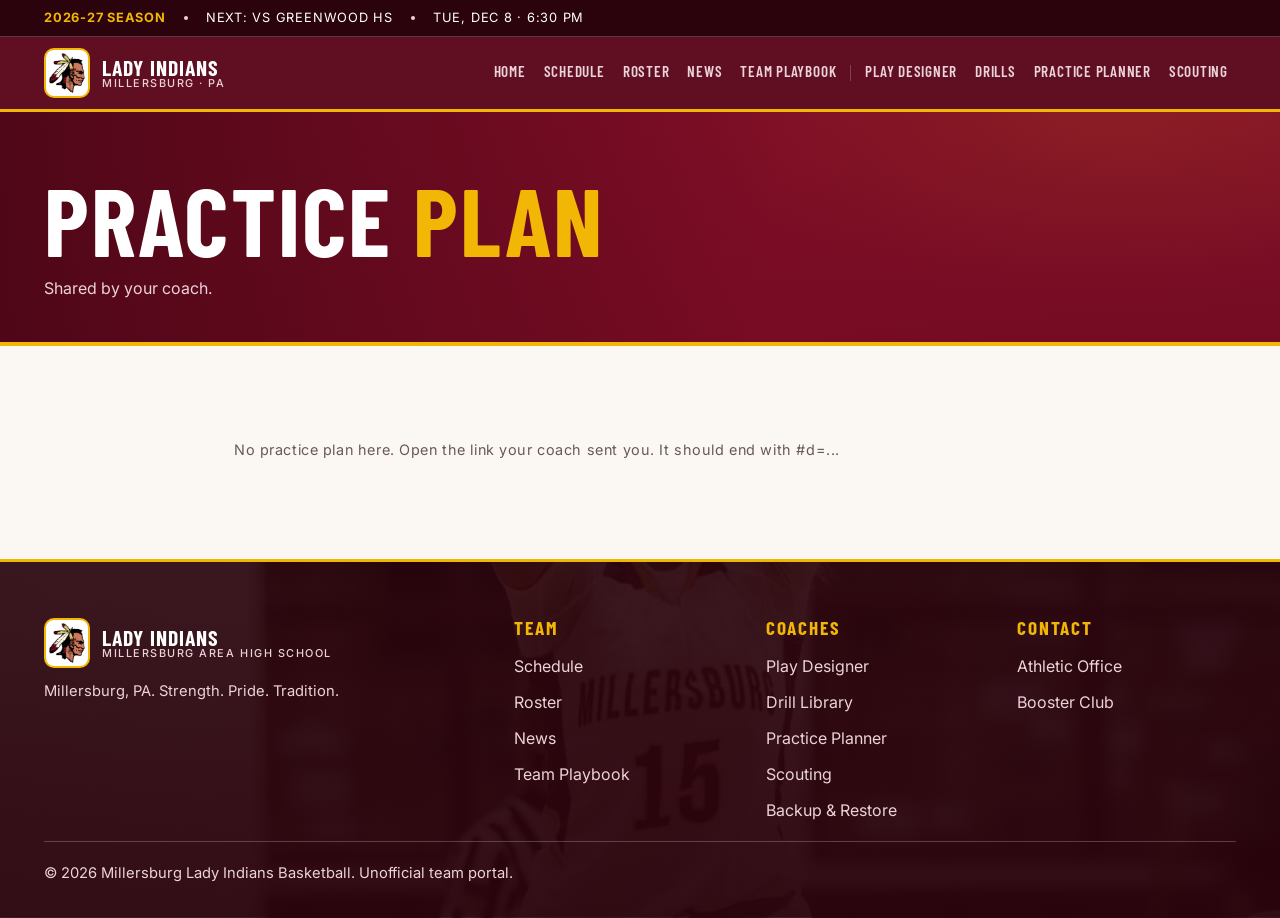
<file: practice-view.html>
<!doctype html>
<html lang="en">
<head>
<meta charset="utf-8">
<meta name="viewport" content="width=device-width, initial-scale=1">
<meta name="robots" content="noindex">
<title>Practice Plan | Millersburg Lady Indians</title>
<link rel="preconnect" href="https://fonts.googleapis.com">
<link rel="preconnect" href="https://fonts.gstatic.com" crossorigin>
<link href="https://fonts.googleapis.com/css2?family=Barlow+Condensed:wght@500;600;700;800&family=Inter:wght@400;500;600&display=swap" rel="stylesheet">
<link rel="stylesheet" href="css/styles.css">
<style>
  .qotd{border-left:6px solid var(--gold);background:var(--bg);padding:16px 18px;margin-bottom:22px}
  .qotd .lbl{font-family:var(--head);text-transform:uppercase;letter-spacing:.14em;color:var(--accent);font-weight:700;font-size:.95rem;margin-bottom:6px}
  .qotd blockquote{margin:0;font-size:1.2rem;font-style:italic;line-height:1.45}
  .qotd cite{display:block;margin-top:8px;font-style:normal;font-weight:600;color:var(--muted)}
  .rem{list-style:none;margin:0 0 12px;padding:0;display:grid;gap:8px}
  .rem li{background:var(--bg);border:1px solid var(--line);padding:10px 12px}
  .groups{display:grid;grid-template-columns:repeat(auto-fit,minmax(200px,1fr));gap:14px}
  .grp{background:var(--bg);border:1px solid var(--line);border-top:5px solid var(--tc,var(--gold-d));padding:12px 14px}
  .grp h4{font-size:1.4rem;margin-bottom:8px}
  .grp h4 span{font-family:var(--body);font-size:.85rem;color:var(--muted);font-weight:500}
  .grp .wn{margin:0 0 8px;color:var(--muted);font-style:italic}
  .grp ul{list-style:none;margin:0;padding:0;display:grid;gap:4px}
  .block{grid-template-columns:auto 1fr auto!important}
  .bplay{grid-column:1/-1;display:grid;grid-template-columns:repeat(auto-fill,minmax(160px,200px));gap:8px;break-inside:avoid}
  .bplay figure{margin:0}.bplay canvas{width:100%;height:auto;display:block;background:#fff;border:1px solid var(--line)}
  .bplay figcaption{font-size:.78rem;color:var(--muted);text-align:center}
  .pdi{border:1px solid var(--line);padding:12px;margin-bottom:12px;break-inside:avoid}.pdi h4{margin:0 0 2px;font-size:1.15rem}.pdi p{margin:2px 0 8px;color:var(--muted);font-size:.92rem}
  .pdi .bplay{grid-template-columns:repeat(auto-fill,minmax(200px,260px))}
  .courts{display:grid;grid-template-columns:repeat(auto-fill,minmax(240px,1fr));gap:16px}
  .courts.full{grid-template-columns:repeat(auto-fill,minmax(170px,1fr))}
  .cfig{margin:0;background:#fff;border:1px solid var(--line);padding:8px;break-inside:avoid}
  .cfig canvas{width:100%;height:auto;display:block}
  h3.sec{font-size:1.6rem;margin:26px 0 12px}
  @media print{@page{margin:.5in}section.band{padding:0!important}main>section.band::before{display:none!important}.wrap{padding:0!important;max-width:none!important}#plan{padding:0!important;border:0!important;box-shadow:none!important;background:none!important}.pagehead{display:none!important}.grp{background:#fff;border-color:#777;border-top-color:#000}.courts{grid-template-columns:1fr 1fr}.noprint{display:none!important}}
</style>
</head>
<body data-page="practice-view">
<main id="main">
  <div class="pagehead"><div class="wrap"><h1>Practice <span>Plan</span></h1><p>Shared by your coach.</p></div></div>
  <section class="band"><div class="wrap" style="max-width:860px">
    <p id="status" class="meta" role="status" aria-live="polite"></p>
    <div class="panel" id="plan" style="display:none">
      <h2 id="ptitle" style="font-size:2.2rem"></h2>
      <p class="meta" id="pwhen"></p>
      <section class="qotd" id="qbox" style="display:none"><div class="lbl">Quote of the Day</div><blockquote id="qtext"></blockquote><cite id="qby"></cite></section>
      <ol class="blocks" id="blocks"></ol>
      <p class="total">Total: <b id="tot">0</b> min &middot; Ends <b id="end">--</b></p>
      <section id="remsec" style="display:none"><h3 class="sec">Reminders</h3><ul class="rem" id="rem"></ul></section>
      <section id="teamsec" style="display:none"><h3 class="sec">Teams</h3><div class="groups" id="teams"></div><p id="out" style="margin:12px 0 0"></p></section>
      <section id="warmsec" style="display:none"><h3 class="sec">Warm-up Groups</h3><div class="groups" id="warm"></div></section>
      <section id="pdsec" style="display:none"><h3 class="sec">Play Diagrams</h3><div id="pdlist"></div></section>
      <section id="courtsec" style="display:none"><h3 class="sec">Court Diagrams</h3><div class="courts" id="courts"></div></section>
      <div class="toolbar noprint" style="margin-top:22px"><button class="btn sm" id="print" type="button">Print</button></div>
    </div>
  </div></section>
</main>
<script src="js/data.js"></script>
<script src="js/app.js"></script>
<script src="js/playview.js"></script>
<script>
(async function(){
  var E=LI.esc, TCOL=['#7a0c24','#c99600','#2b6cb0','#2f855a','#6b46c1','#c05621'];
  function $(i){return document.getElementById(i)}
  var h=location.hash.match(/^#d=(.+)$/), d=null;
  if(h){ try{ d=await PlayView.decode(h[1]); }catch(e){} }
  if(!d||!Array.isArray(d.blocks)){ $('status').textContent=h?'That practice link looks damaged. Ask your coach to send it again.':'No practice plan here. Open the link your coach sent you. It should end with #d=...'; return; }

  function fmt(m){var hh=Math.floor(m/60)%24,mm=m%60;return ((hh%12)||12)+':'+String(mm).padStart(2,'0')+' '+(hh>=12?'PM':'AM');}
  var st=(d.start||'15:30'), t=+st.slice(0,2)*60+ +st.slice(3,5), tot=0;
  var dt=d.date?new Date(d.date+'T12:00:00'):null;
  $('ptitle').textContent=d.title||'Practice Plan'; document.title=(d.title||'Practice Plan')+' | Millersburg Lady Indians';
  $('pwhen').textContent=(dt?dt.toLocaleDateString('en-US',{weekday:'long',month:'long',day:'numeric',year:'numeric'})+' · ':'')+'Start '+fmt(t);
  if(d.quote&&d.quote.text&&!d.quote.blank){ $('qbox').style.display=''; $('qtext').textContent='“'+d.quote.text+'”'; $('qby').textContent=d.quote.by?'— '+d.quote.by:''; }
  $('blocks').innerHTML=d.blocks.map(function(b){
    var s=t, m=Math.max(1,+b.min||1); t+=m; tot+=m;
    return '<li class="block"><span class="t">'+fmt(s)+'</span><span class="n">'+E(b.name)+' <small>'+(b.notes?E(b.notes):'')+'</small>'+(b.my?'<small style="color:inherit;white-space:pre-wrap"><b>Notes:</b> '+E(b.my)+'</small>':'')+'</span><span class="mins">'+m+' min</span>'+(b.pd&&b.pd.steps&&b.pd.steps.length?'<div class="bplay"></div>':'')+'</li>';
  }).join('')||'<li class="empty">No blocks in this plan.</li>';
  document.querySelectorAll('#blocks .block').forEach(function(li,i){
    var box=li.querySelector('.bplay'), pd=d.blocks[i]&&d.blocks[i].pd; if(!box||!pd) return;
    pd.steps.forEach(function(s,si){
      var f=document.createElement('figure'), cv=document.createElement('canvas');
      cv.setAttribute('role','img'); cv.setAttribute('aria-label',(pd.name||'Play')+' diagram, step '+(si+1));
      f.appendChild(cv); if(pd.steps.length>1){var c=document.createElement('figcaption'); c.textContent='Step '+(si+1); f.appendChild(c);} box.appendChild(f);
      PlayView.render(cv,pd,si,null,true,true);
    });
  });
  $('tot').textContent=tot; $('end').textContent=fmt(t);
  if(d.rems&&d.rems.length){ $('remsec').style.display=''; $('rem').innerHTML=d.rems.map(function(r){return '<li>'+E(r)+'</li>';}).join(''); }
  function groups(list,colored){
    return list.map(function(g,i){
      return '<div class="grp"'+(colored?' style="--tc:'+TCOL[i%TCOL.length]+'"':'')+'><h4>'+E(g.name)+' <span>('+g.players.length+')</span></h4>'+(g.notes?'<p class="wn">'+E(g.notes)+'</p>':'')+
        '<ul>'+(g.players.map(function(p){return '<li>'+E(p)+'</li>';}).join('')||'<li style="color:var(--muted);font-style:italic">No players yet</li>')+'</ul></div>';
    }).join('');
  }
  if(d.teams&&d.teams.some(function(g){return g.players.length;})){ $('teamsec').style.display=''; $('teams').innerHTML=groups(d.teams,true); }
  if(d.out&&d.out.length){ $('teamsec').style.display=''; $('out').innerHTML='<b>Not at practice:</b> '+d.out.map(E).join(', '); }
  if(d.warm&&d.warm.some(function(g){return g.players.length;})){ $('warmsec').style.display=''; $('warm').innerHTML=groups(d.warm,false); }
  if(Array.isArray(d.pdiag)&&d.pdiag.length){
    $('pdsec').style.display='';
    $('pdlist').innerHTML=d.pdiag.map(function(x){return '<div class="pdi"><h4>'+E(x.name||'Play')+'</h4>'+((x.cat||x.notes)?'<p>'+E((x.cat?x.cat+'. ':'')+(x.notes||''))+'</p>':'')+'<div class="bplay"></div></div>';}).join('');
    document.querySelectorAll('#pdlist .pdi').forEach(function(div,i){
      var pd=d.pdiag[i].pd, box=div.querySelector('.bplay'); if(!pd||!pd.steps) return;
      pd.steps.forEach(function(s,si){
        var f=document.createElement('figure'), cv=document.createElement('canvas');
        cv.setAttribute('role','img'); cv.setAttribute('aria-label',(pd.name||'Play')+' diagram, step '+(si+1));
        f.appendChild(cv); if(pd.steps.length>1){var c=document.createElement('figcaption'); c.textContent='Step '+(si+1); f.appendChild(c);} box.appendChild(f);
        PlayView.render(cv,pd,si,null,true,true);
      });
    });
  }
  var cc=d.courts||{}, ch,cf;
  if(cc.half!==undefined||cc.full!==undefined){ch=+cc.half||0;cf=+cc.full||0;} else if(cc.type==='full'){ch=0;cf=+cc.n||0;} else {ch=+cc.n||0;cf=0;}
  ch=Math.min(ch,8); cf=Math.min(cf,8);
  if(ch+cf>0){
    var box=$('courts'), html='';
    function figs(type,n,start){ var s=''; for(var i=0;i<n;i++) s+='<figure class="cfig"><canvas width="600" height="'+(type==='full'?1128:564)+'" role="img" aria-label="Blank '+type+' court diagram '+(start+i+1)+'"></canvas></figure>'; return s; }
    $('courtsec').style.display='';
    box.className=''; box.innerHTML=(ch?'<div class="courts">'+figs('half',ch,0)+'</div>':'')+(cf?'<div class="courts full" style="margin-top:'+(ch?16:0)+'px">'+figs('full',cf,ch)+'</div>':'');
    box.querySelectorAll('.courts').forEach(function(g){ var type=g.classList.contains('full')?'full':'half', fake={court:type,steps:[{off:[],def:[],ball:null,lines:[]}]}; g.querySelectorAll('canvas').forEach(function(cv){PlayView.render(cv,fake,0,null,false,true);}); });
  }
  $('plan').style.display='';
  $('print').onclick=function(){window.print();};
})();
</script>
</body>
</html>
</file>
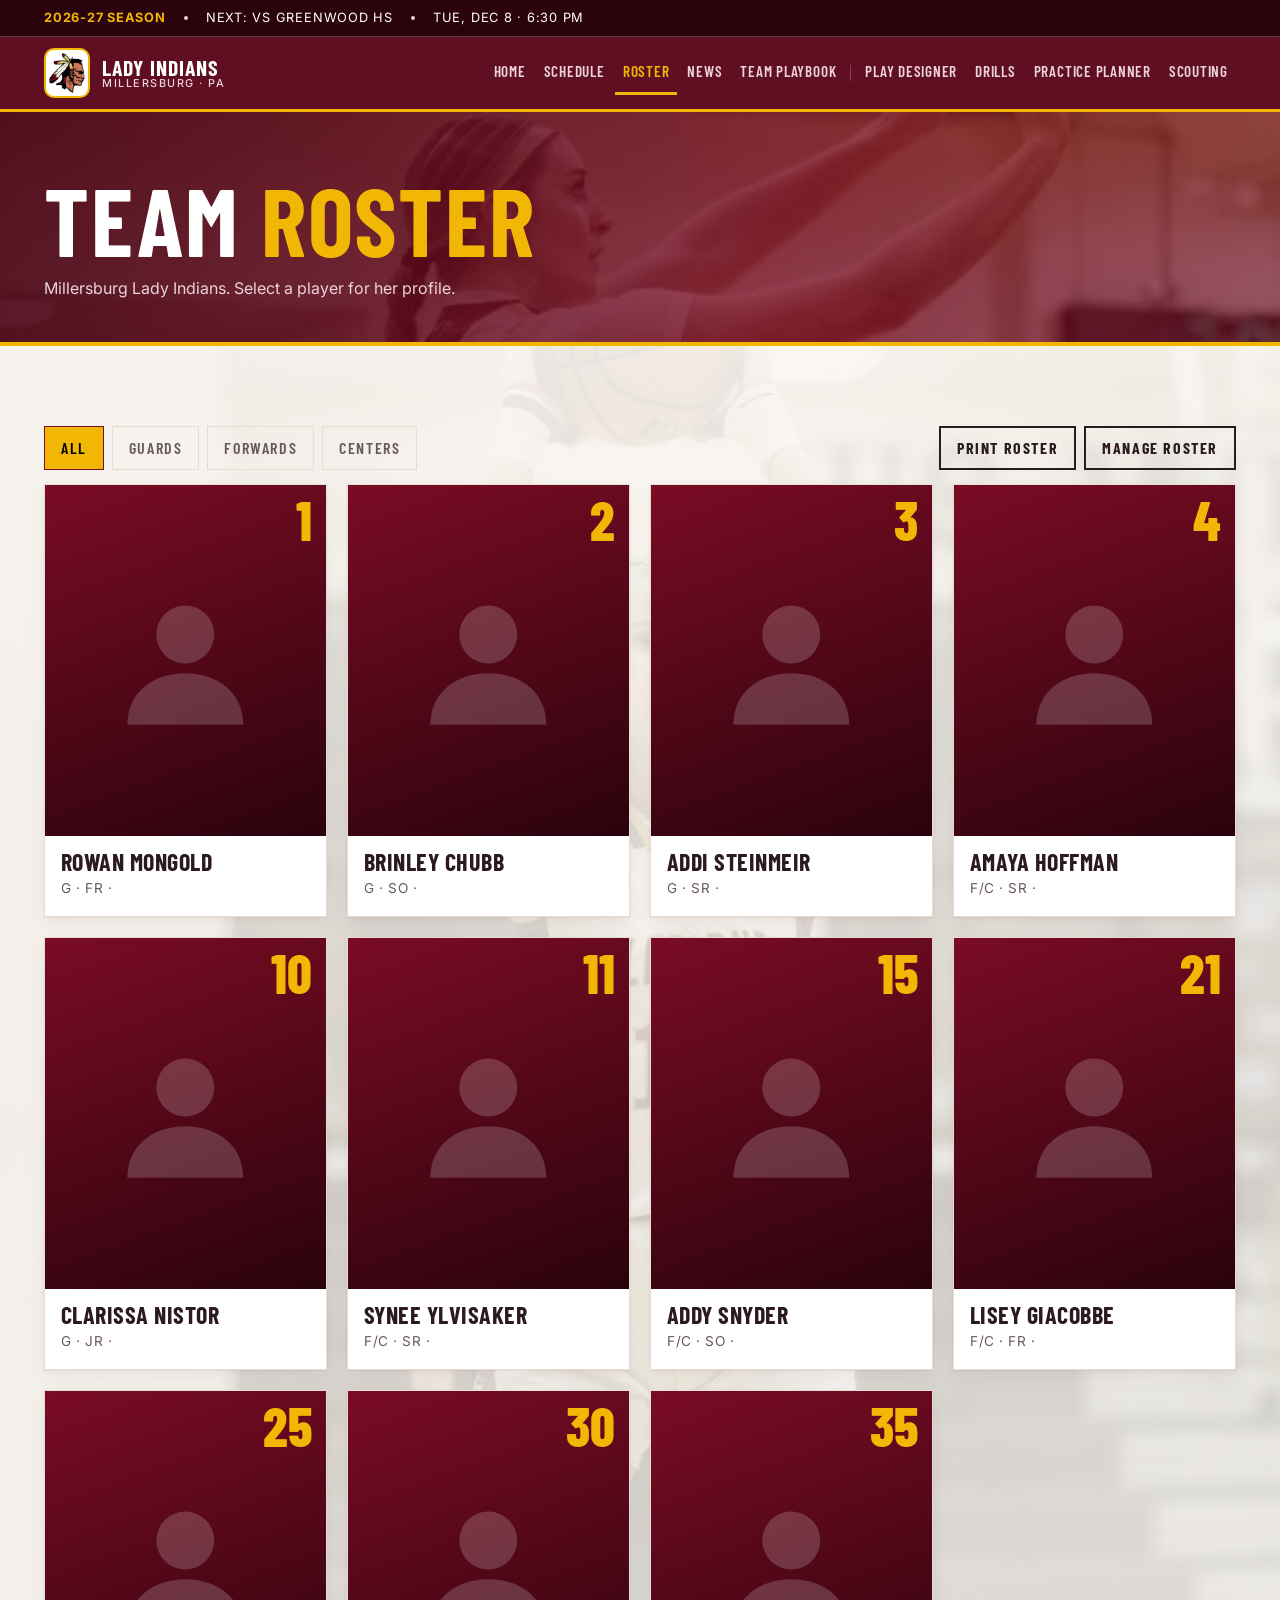
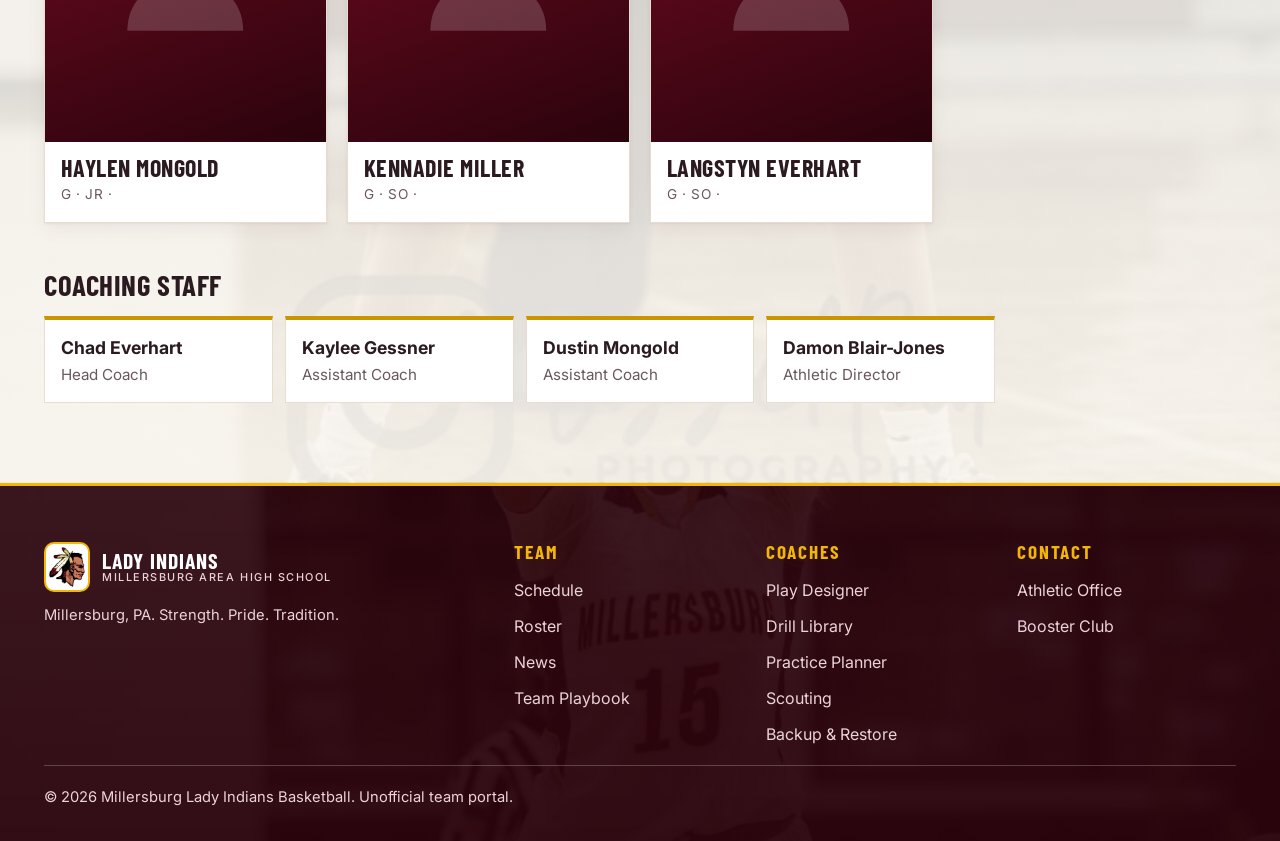
<file: roster.html>
<!doctype html>
<html lang="en">
<head>
<meta charset="utf-8">
<meta name="viewport" content="width=device-width, initial-scale=1">
<title>Roster | Millersburg Lady Indians</title>
<link rel="preconnect" href="https://fonts.googleapis.com">
<link rel="preconnect" href="https://fonts.gstatic.com" crossorigin>
<link href="https://fonts.googleapis.com/css2?family=Barlow+Condensed:wght@500;600;700;800&family=Inter:wght@400;500;600&display=swap" rel="stylesheet">
<link rel="stylesheet" href="css/styles.css">
<style>
  .manage{display:none;gap:8px;flex-wrap:wrap;margin-bottom:18px;padding:16px;background:#fff4cf;border:1px solid var(--gold-d)}
  body.editing .manage{display:flex}
  .pcard .edit{display:none;position:absolute;left:8px;top:8px;z-index:3;min-height:44px;padding:0 14px;background:var(--gold);color:#1a0b00;border:0;font-family:var(--head);font-weight:700;letter-spacing:.08em;text-transform:uppercase;cursor:pointer}
  body.editing .pcard .edit{display:inline-flex;align-items:center}
  .photoprev{width:120px;aspect-ratio:4/5;background:var(--maroon);display:grid;place-items:center;overflow:hidden;color:rgba(255,255,255,.4);font-size:.8rem;text-align:center}
  .photoprev img{width:100%;height:100%;object-fit:cover}
  .formrow{display:grid;gap:14px}
  @media(min-width:600px){.formrow.c2{grid-template-columns:1fr 1fr}.formrow.c3{grid-template-columns:1fr 2fr 1fr}.formrow.c4{grid-template-columns:repeat(3,1fr)}}
  .pcard{position:relative}
  .printroster{display:none}
  @media print{
    .printroster{display:block;color:#000}
    #rostersec,.pagehead{display:none!important}
    .printroster .ph{display:flex;align-items:center;gap:16px;padding-bottom:12px;margin-bottom:16px;border-bottom:3px solid #7a0c24}
    .printroster .ph img{height:72px;width:auto}
    .printroster .team{font-family:var(--head);font-size:1.9rem;font-weight:800;text-transform:uppercase;letter-spacing:.04em;line-height:1;color:#7a0c24}
    .printroster .sub{font-size:.95rem;color:#333;margin-top:4px}
    .printroster table{width:100%;border-collapse:collapse;font-size:1.05rem}
    .printroster th,.printroster td{border:1px solid #777;padding:8px 10px;text-align:left}
    .printroster th{background:#eee;font-family:var(--head);text-transform:uppercase;letter-spacing:.06em}
    .printroster td.n{width:60px;font-weight:700;text-align:center}
    .printroster tr{break-inside:avoid}
  }
  .staff{margin-top:48px}
  .staff h2{font-size:1.8rem;margin-bottom:16px}
  .staff ul{list-style:none;margin:0;padding:0;display:grid;grid-template-columns:repeat(auto-fill,minmax(220px,1fr));gap:12px}
  .staff li{background:var(--surface-2);border:1px solid var(--line);border-top:4px solid var(--gold-d);padding:14px 16px}
  .staff li b{display:block;font-size:1.1rem}
  .staff li span{color:var(--muted);font-size:.95rem}
  @media print{.staff{margin-top:20px;break-inside:avoid}.staff li{background:#fff;border-color:#999;border-top-color:#000}.staff li span{color:#333}}
  .empty-roster{padding:40px;text-align:center;border:2px dashed var(--line);color:var(--muted)}
</style>
</head>
<body data-page="roster">
<main id="main">
  <section class="printroster" aria-hidden="true">
    <div class="ph"><img src="images/logo.png" alt=""><div><div class="team">Millersburg Lady Indians Basketball</div><div class="sub" id="prsub"></div></div></div>
    <table><thead><tr><th>#</th><th>Name</th><th>Grade</th><th>Pos</th><th>Height</th></tr></thead><tbody id="prbody"></tbody></table>
    <div id="prstaff" style="margin-top:18px;font-size:1.05rem"></div>
  </section>
  <div class="pagehead"><div class="wrap"><h1>Team <span>Roster</span></h1><p>Millersburg Lady Indians. Select a player for her profile.</p></div></div>
  <section class="band" id="rostersec"><div class="wrap">
    <div class="toolbar" style="justify-content:space-between">
      <div class="toolbar" role="group" aria-label="Filter by position" style="margin:0">
        <button class="chip" aria-pressed="true" data-p="all">All</button>
        <button class="chip" aria-pressed="false" data-p="G">Guards</button>
        <button class="chip" aria-pressed="false" data-p="F">Forwards</button>
        <button class="chip" aria-pressed="false" data-p="C">Centers</button>
      </div>
      <span class="toolbar" style="margin:0"><button class="btn sm ghost" id="printbtn" type="button">Print roster</button><button class="btn sm ghost" id="mgr" aria-pressed="false">Manage roster</button></span>
    </div>

    <div class="manage" id="manage">
      <button class="btn sm" id="addbtn">+ Add player</button>
      <button class="btn sm ghost" id="export">Export backup</button>
      <label class="btn sm ghost" style="margin:0;color:var(--text)">Import backup<input type="file" id="import" accept="application/json" class="sr"></label>
      <button class="btn sm danger" id="wipe">Remove all players</button>
      <p class="meta" style="flex-basis:100%;margin:6px 0 0;color:var(--muted)">Players are saved in this browser only. Use Export backup to keep a copy or move the roster to another computer.</p>
    </div>

    <div class="grid g4" id="grid"></div>

    <div class="staff" id="staffsec"><h2>Coaching Staff</h2><ul id="staff"></ul></div>
  </div></section>
</main>

<dialog id="dlg" aria-labelledby="dn"><div class="dlg"></div></dialog>

<dialog id="formdlg" aria-labelledby="ft">
  <form class="dlg" id="pform">
    <h2 id="ft">Add player</h2>
    <div class="formrow c3">
      <div class="field"><label for="f-num">Number</label><input id="f-num" required inputmode="numeric" maxlength="3"></div>
      <div class="field"><label for="f-name">Full name</label><input id="f-name" required autocomplete="off"></div>
      <div class="field"><label for="f-grade">Grade</label><select id="f-grade"><option>Fr</option><option>So</option><option>Jr</option><option>Sr</option></select></div>
    </div>
    <div class="formrow c2">
      <div class="field"><label for="f-pos">Position</label><select id="f-pos"><option>G</option><option>G/F</option><option>F</option><option>F/C</option><option>C</option></select></div>
      <div class="field"><label for="f-ht">Height</label><input id="f-ht" placeholder="5'8&quot;"></div>
    </div>
    <div class="field"><label for="f-bio">Bio / notes</label><textarea id="f-bio" placeholder="Hometown, stats, honors..."></textarea></div>
    <div class="field">
      <label for="f-photo">Photo</label>
      <div style="display:flex;gap:16px;align-items:flex-end;flex-wrap:wrap">
        <div class="photoprev" id="prev">No photo</div>
        <div>
          <input type="file" id="f-photo" accept="image/*">
          <button type="button" class="btn sm ghost" id="rmphoto" style="margin-top:8px">Remove photo</button>
        </div>
      </div>
    </div>
    <div class="toolbar" style="margin-top:8px">
      <button class="btn" type="submit">Save player</button>
      <button class="btn ghost" type="button" id="cancel">Cancel</button>
      <button class="btn danger" type="button" id="del" style="margin-left:auto">Delete player</button>
    </div>
  </form>
</dialog>

<script src="js/data.js"></script>
<script src="js/app.js"></script>
<script>
(function(){
  var E=LI.esc, roster=LI.getRoster(), filt='all', editing=false, editId=null, photo='';
  var dlg=document.getElementById('dlg'), fd=document.getElementById('formdlg');
  var person='<svg viewBox="0 0 24 24" fill="currentColor" aria-hidden="true"><circle cx="12" cy="8" r="4.5"/><path d="M3 22c0-5 4-8 9-8s9 3 9 8z"/></svg>';
  (function(){ var st=window.LI_DATA.staff||[]; document.getElementById('staffsec').style.display=st.length?'':'none';
    document.getElementById('prstaff').innerHTML=st.length?'<b>Coaching Staff:</b> '+st.map(function(s){return E(s.name)+' ('+E(s.role)+')';}).join(', '):'';
    document.getElementById('staff').innerHTML=st.map(function(s){return '<li><b>'+E(s.name)+'</b><span>'+E(s.role)+'</span></li>';}).join(''); })();
  function persist(){ if(!LI.saveRoster(roster)) alert('Could not save. Your browser storage may be full or blocked. Try removing a photo.'); roster=LI.getRoster(); draw(); }

  function draw(){
    var list=roster.filter(function(p){return filt==='all'||String(p.pos).indexOf(filt)>-1});
    var g=document.getElementById('grid');
    if(!list.length){ g.innerHTML='<div class="empty-roster" style="grid-column:1/-1">No players yet. Choose <b>Manage roster</b> then <b>Add player</b>.</div>'; return; }
    g.innerHTML=list.map(function(p){
      return '<div class="pcard-wrap" style="position:relative"><button class="pcard" data-id="'+E(p.id)+'" style="width:100%"><div class="pphoto">'+(p.photo?'<img src="'+p.photo+'" alt="Photo of '+E(p.name)+'">':person)+'<span class="pnum">'+E(p.num)+'</span></div><div class="pinfo"><h3>'+E(p.name)+'</h3><p>'+E(p.pos)+' &middot; '+E(p.grade)+' &middot; '+E(p.height||'')+'</p></div></button>'+
        '<button class="edit" data-edit="'+E(p.id)+'" aria-label="Edit '+E(p.name)+'" style="display:'+(editing?'inline-flex':'none')+';position:absolute;left:8px;top:8px;z-index:3;min-height:44px;padding:0 14px;background:var(--gold);color:#1a0b00;border:0;font-family:var(--head);font-weight:700;letter-spacing:.08em;text-transform:uppercase;cursor:pointer;align-items:center">Edit</button></div>';
    }).join('');
  }

  /* print: full roster as a clean table, sorted by number */
  function fillPrint(){
    var list=roster.slice().sort(function(a,b){return (parseInt(a.num,10)||0)-(parseInt(b.num,10)||0);});
    document.getElementById('prsub').textContent='Roster · '+((window.LI_DATA&&LI_DATA.team&&LI_DATA.team.season)||'')+' · '+list.length+' players';
    document.getElementById('prbody').innerHTML=list.map(function(p){return '<tr><td class="n">'+E(p.num)+'</td><td>'+E(p.name)+'</td><td>'+E(p.grade||'')+'</td><td>'+E(p.pos||'')+'</td><td>'+E(p.height||'')+'</td></tr>';}).join('');
  }
  window.addEventListener('beforeprint',fillPrint);
  document.getElementById('printbtn').onclick=function(){fillPrint();window.print();};

  /* profile popup */
  document.getElementById('grid').addEventListener('click',function(e){
    var ed=e.target.closest('[data-edit]'); if(ed){ openForm(ed.dataset.edit); return; }
    var b=e.target.closest('.pcard'); if(!b) return;
    var p=roster.filter(function(x){return x.id===b.dataset.id})[0]; if(!p) return;
    dlg.querySelector('.dlg').innerHTML='<button class="btn sm ghost x" id="cl">Close</button><p class="kicker" style="color:var(--accent)">#'+E(p.num)+'</p><h2 id="dn">'+E(p.name)+'</h2>'+
      (p.photo?'<img src="'+p.photo+'" alt="" style="max-width:200px;margin:12px 0;border:3px solid var(--gold)">':'')+
      '<dl><dt>Position</dt><dd>'+E(p.pos)+'</dd><dt>Grade</dt><dd>'+E(p.grade)+'</dd><dt>Height</dt><dd>'+E(p.height||'')+'</dd></dl><p>'+E(p.bio||'')+'</p>';
    dlg.showModal(); document.getElementById('cl').addEventListener('click',function(){dlg.close()});
  });
  dlg.addEventListener('click',function(e){if(e.target===dlg)dlg.close()});

  /* manage mode */
  var mgr=document.getElementById('mgr');
  mgr.onclick=function(){
    editing=!editing; document.body.classList.toggle('editing',editing);
    mgr.setAttribute('aria-pressed',editing); mgr.textContent=editing?'Done managing':'Manage roster'; draw();
  };

  /* form */
  var prev=document.getElementById('prev');
  function setPrev(){ prev.innerHTML=photo?'<img src="'+photo+'" alt="Photo preview">':'No photo'; }
  function openForm(id){
    editId=id||null;
    var p=id?roster.filter(function(x){return x.id===id})[0]:{};
    document.getElementById('ft').textContent=id?'Edit player':'Add player';
    document.getElementById('f-num').value=p.num||'';
    document.getElementById('f-name').value=p.name||'';
    document.getElementById('f-grade').value=p.grade||'Fr';
    document.getElementById('f-pos').value=p.pos||'G';
    document.getElementById('f-ht').value=p.height||'';
    document.getElementById('f-bio').value=p.bio||'';
    document.getElementById('f-photo').value='';
    photo=p.photo||''; setPrev();
    document.getElementById('del').style.display=id?'':'none';
    fd.showModal();
  }
  document.getElementById('addbtn').onclick=function(){openForm(null)};
  document.getElementById('cancel').onclick=function(){fd.close()};
  fd.addEventListener('click',function(e){if(e.target===fd)fd.close()});

  document.getElementById('f-photo').addEventListener('change',function(e){
    var f=e.target.files[0]; if(!f) return;
    var img=new Image(), url=URL.createObjectURL(f);
    img.onload=function(){
      var w=400, s=Math.min(1,w/img.width), c=document.createElement('canvas');
      c.width=Math.round(img.width*s); c.height=Math.round(img.height*s);
      c.getContext('2d').drawImage(img,0,0,c.width,c.height);
      photo=c.toDataURL('image/jpeg',.8); URL.revokeObjectURL(url); setPrev();
    };
    img.onerror=function(){alert('That file could not be read as an image.')};
    img.src=url;
  });
  document.getElementById('rmphoto').onclick=function(){photo='';document.getElementById('f-photo').value='';setPrev();};

  document.getElementById('pform').addEventListener('submit',function(e){
    e.preventDefault();
    var rec={
      id:editId||LI.uid(),
      num:document.getElementById('f-num').value.trim(),
      name:document.getElementById('f-name').value.trim(),
      grade:document.getElementById('f-grade').value,
      pos:document.getElementById('f-pos').value,
      height:document.getElementById('f-ht').value.trim(),
      bio:document.getElementById('f-bio').value.trim(),
      photo:photo
    };
    var dup=roster.some(function(x){return x.id!==rec.id&&String(x.num)===rec.num});
    if(dup&&!confirm('Another player already wears #'+rec.num+'. Save anyway?')) return;
    var i=roster.findIndex(function(x){return x.id===rec.id});
    if(i>-1) roster[i]=rec; else roster.push(rec);
    fd.close(); persist();
  });
  document.getElementById('del').onclick=function(){
    if(!editId||!confirm('Delete this player from the roster?')) return;
    roster=roster.filter(function(x){return x.id!==editId}); fd.close(); persist();
  };
  document.getElementById('wipe').onclick=function(){
    if(confirm('Remove ALL players, including the sample players? This cannot be undone.')){roster=[];persist();}
  };

  /* backup */
  document.getElementById('export').onclick=function(){
    var a=document.createElement('a');
    a.href=URL.createObjectURL(new Blob([JSON.stringify(roster,null,2)],{type:'application/json'}));
    a.download='lady-indians-roster.json'; a.click();
  };
  document.getElementById('import').addEventListener('change',function(e){
    var f=e.target.files[0]; if(!f) return;
    var r=new FileReader();
    r.onload=function(){
      try{
        var d=JSON.parse(r.result);
        if(!Array.isArray(d)) throw 0;
        if(!confirm('Replace the current roster with '+d.length+' imported player(s)?')) return;
        roster=d; persist();
      }catch(x){alert('That file is not a valid roster backup.')}
    };
    r.readAsText(f); e.target.value='';
  });

  document.querySelectorAll('.chip').forEach(function(b){b.addEventListener('click',function(){
    filt=b.dataset.p; document.querySelectorAll('[data-p]').forEach(function(x){x.setAttribute('aria-pressed',x===b)}); draw();});});
  draw();
})();
</script>
</body>
</html>
</file>
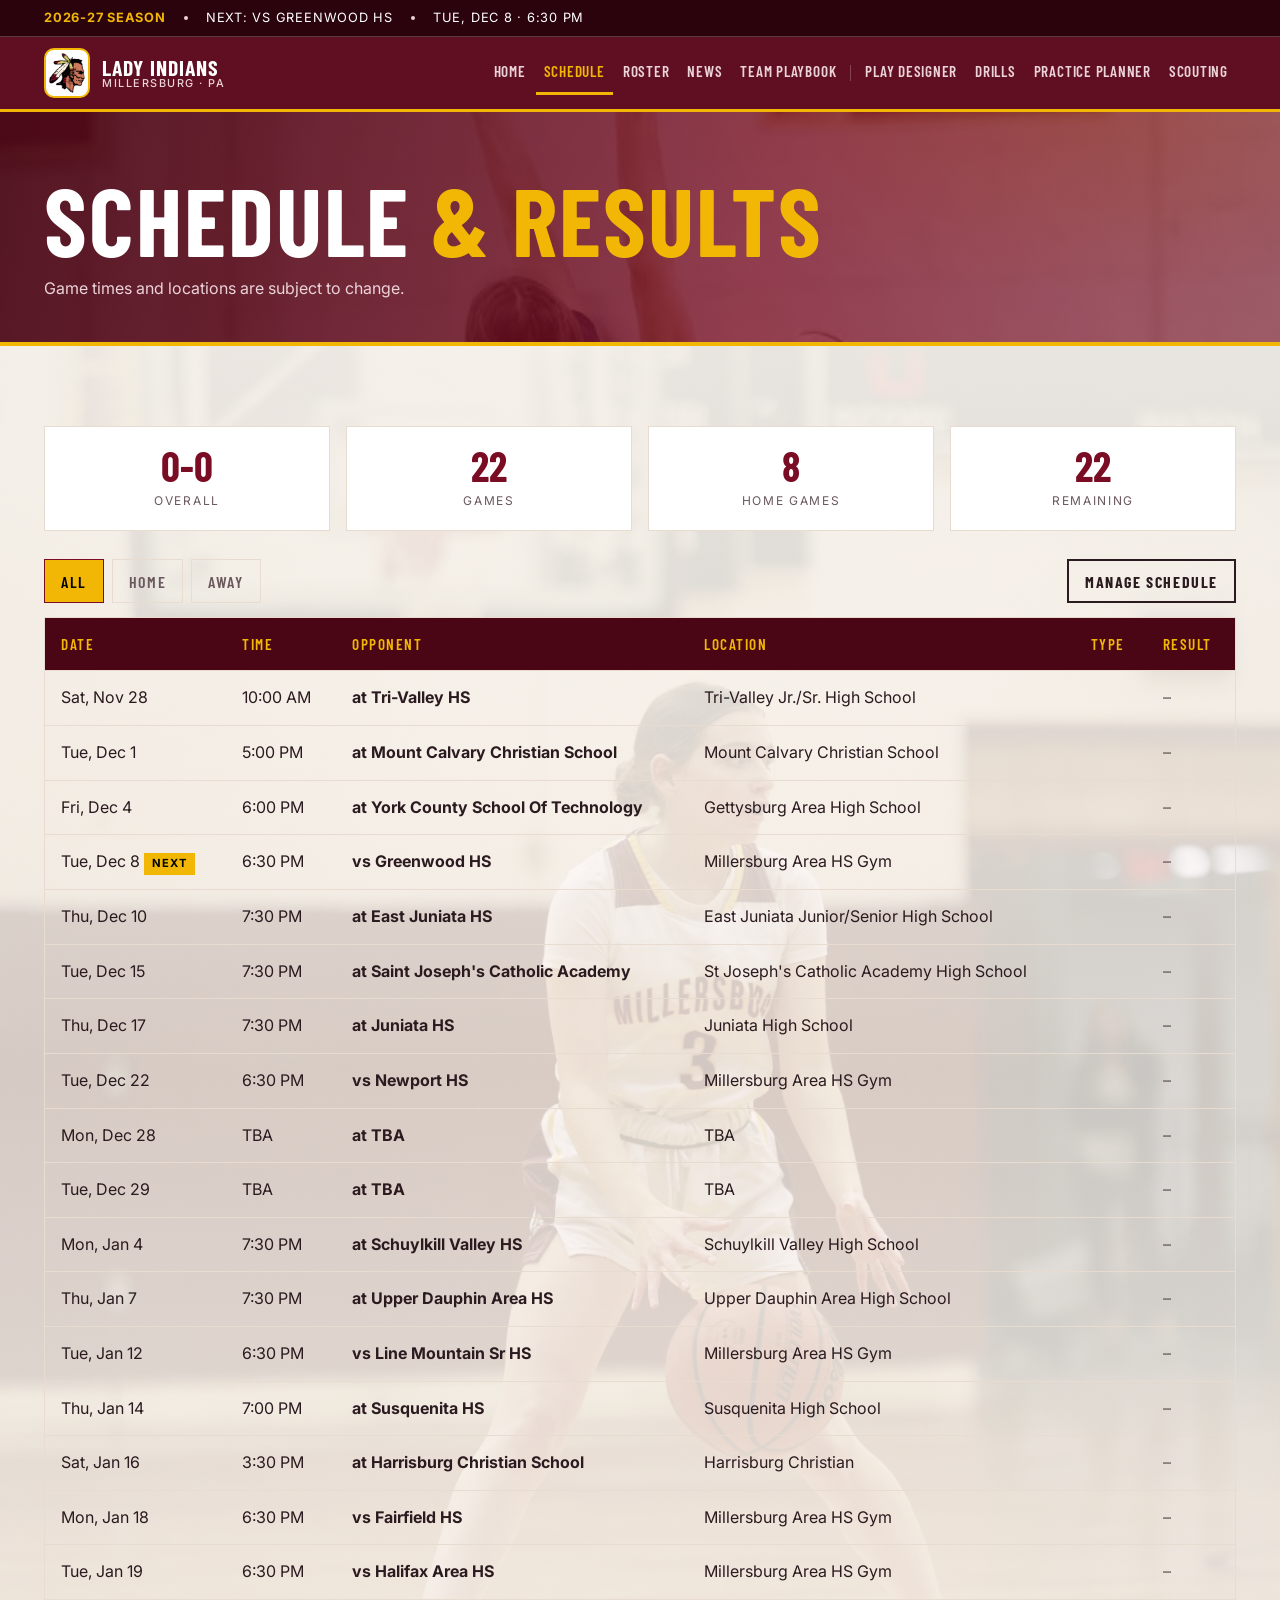
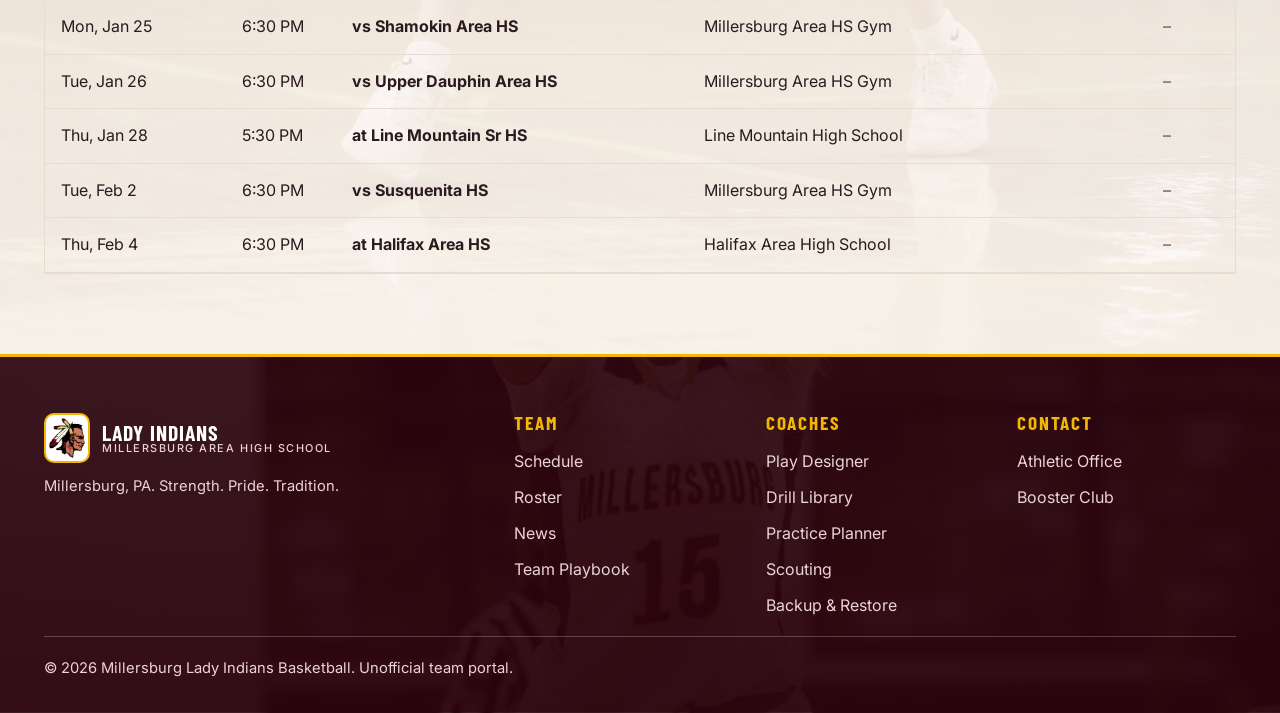
<file: schedule.html>
<!doctype html>
<html lang="en">
<head>
<meta charset="utf-8">
<meta name="viewport" content="width=device-width, initial-scale=1">
<title>Schedule & Results | Millersburg Lady Indians</title>
<link rel="preconnect" href="https://fonts.googleapis.com">
<link rel="preconnect" href="https://fonts.gstatic.com" crossorigin>
<link href="https://fonts.googleapis.com/css2?family=Barlow+Condensed:wght@500;600;700;800&family=Inter:wght@400;500;600&display=swap" rel="stylesheet">
<link rel="stylesheet" href="css/styles.css">
<style>
  .manage{display:none;gap:8px;flex-wrap:wrap;margin-bottom:18px;padding:16px;background:#fff4cf;border:1px solid var(--gold-d)}
  body.editing .manage{display:flex}
  .colact{display:none}
  body.editing .colact{display:table-cell}
  .formrow{display:grid;gap:14px}
  @media(min-width:600px){.formrow.c2{grid-template-columns:1fr 1fr}.formrow.c3{grid-template-columns:repeat(3,1fr)}}
  .empty-roster{padding:40px;text-align:center;color:var(--muted)}
</style>
</head>
<body data-page="schedule">
<main id="main">
  <div class="pagehead"><div class="wrap"><h1>Schedule <span>&amp; Results</span></h1><p>Game times and locations are subject to change.</p></div></div>
  <section class="band"><div class="wrap">
    <div class="stat" id="rec"></div>

    <div class="toolbar" style="justify-content:space-between">
      <div class="toolbar" role="group" aria-label="Filter games" style="margin:0">
        <button class="chip" aria-pressed="true" data-f="all">All</button>
        <button class="chip" aria-pressed="false" data-f="home">Home</button>
        <button class="chip" aria-pressed="false" data-f="away">Away</button>
      </div>
      <button class="btn sm ghost" id="mgr" aria-pressed="false">Manage schedule</button>
    </div>

    <div class="manage" id="manage">
      <button class="btn sm" id="addbtn">+ Add game</button>
      <button class="btn sm ghost" id="export">Export backup</button>
      <label class="btn sm ghost" style="margin:0;color:var(--text)">Import backup<input type="file" id="import" accept="application/json" class="sr"></label>
      <button class="btn sm danger" id="wipe">Remove all games</button>
      <p class="meta" style="flex-basis:100%;margin:6px 0 0;color:var(--muted)">The schedule is saved in this browser only. Use Export backup to keep a copy or move it to another computer. To record a final score, choose Edit on the game.</p>
    </div>

    <div class="tablewrap"><table>
      <thead><tr><th>Date</th><th>Time</th><th>Opponent</th><th>Location</th><th>Type</th><th>Result</th><th class="colact"><span class="sr">Edit</span></th></tr></thead>
      <tbody id="rows"></tbody>
    </table></div>
  </div></section>
</main>

<dialog id="formdlg" aria-labelledby="ft">
  <form class="dlg" id="gform">
    <h2 id="ft">Add game</h2>
    <div class="formrow c2">
      <div class="field"><label for="g-date">Date</label><input id="g-date" type="date" required></div>
      <div class="field"><label for="g-time">Time</label><input id="g-time" type="time" value="19:00" required></div>
    </div>
    <div class="field"><label for="g-opp">Opponent</label><input id="g-opp" required autocomplete="off" placeholder="e.g. Upper Dauphin"></div>
    <div class="formrow c3">
      <div class="field"><label for="g-home">Home / Away</label><select id="g-home"><option value="home">Home</option><option value="away">Away</option></select></div>
      <div class="field"><label for="g-type">Game type</label><select id="g-type"><option>League</option><option>Non-League</option><option>Tournament</option><option>Playoff</option><option>Scrimmage</option></select></div>
      <div class="field"><label for="g-loc">Location</label><input id="g-loc" placeholder="Gym or city"></div>
    </div>
    <fieldset style="border:1px solid var(--line);padding:12px 14px;margin:0 0 16px">
      <legend style="font-family:var(--head);text-transform:uppercase;letter-spacing:.1em;color:var(--accent);padding:0 6px">Final score (leave blank until played)</legend>
      <div class="formrow c2">
        <div class="field" style="margin:0"><label for="g-us">Lady Indians</label><input id="g-us" type="number" min="0" inputmode="numeric"></div>
        <div class="field" style="margin:0"><label for="g-them">Opponent</label><input id="g-them" type="number" min="0" inputmode="numeric"></div>
      </div>
    </fieldset>
    <div class="toolbar">
      <button class="btn" type="submit">Save game</button>
      <button class="btn ghost" type="button" id="cancel">Cancel</button>
      <button class="btn danger" type="button" id="del" style="margin-left:auto">Delete game</button>
    </div>
  </form>
</dialog>

<script src="js/data.js"></script>
<script src="js/app.js"></script>
<script>
(function(){
  var E=LI.esc, S=LI.getSchedule(), f='all', editing=false, editId=null, fd=document.getElementById('formdlg');
  function $(i){return document.getElementById(i)}
  function persist(){ if(!LI.saveSchedule(S)) alert('Could not save. Browser storage may be blocked or full.'); S=LI.getSchedule(); draw(); }

  function summary(){
    var played=S.filter(function(g){return g.result}), w=played.filter(function(g){return g.result.us>g.result.them}).length;
    $('rec').innerHTML=
      '<div><strong>'+w+'-'+(played.length-w)+'</strong><span>Overall</span></div>'+
      '<div><strong>'+S.length+'</strong><span>Games</span></div>'+
      '<div><strong>'+S.filter(function(g){return g.home}).length+'</strong><span>Home games</span></div>'+
      '<div><strong>'+(S.length-played.length)+'</strong><span>Remaining</span></div>';
  }
  function draw(){
    summary();
    var next=LI.nextGame(), list=S.filter(function(g){return f==='all'||(f==='home'?g.home:!g.home)});
    if(!list.length){ $('rows').innerHTML='<tr><td colspan="7" class="empty-roster">No games yet. Choose <b>Manage schedule</b> then <b>Add game</b>.</td></tr>'; return; }
    $('rows').innerHTML=list.map(function(g){
      var r=g.result?'<span class="res '+(g.result.us>g.result.them?'w':'l')+'">'+(g.result.us>g.result.them?'W':'L')+' '+g.result.us+'-'+g.result.them+'</span>':'<span style="color:var(--muted)">&ndash;</span>';
      var n=next&&next.id===g.id?' <span class="tag gold">Next</span>':'';
      return '<tr><td>'+LI.fmtDate(g)+n+'</td><td>'+LI.fmtTime(g)+'</td><td><strong>'+(g.home?'vs ':'at ')+E(g.opp)+'</strong></td><td>'+E(g.loc||(g.home?LI_DATA.team.gym:'Away'))+'</td><td>'+(g.type?'<span class="tag">'+E(g.type)+'</span>':'')+'</td><td>'+r+'</td>'+
        '<td class="colact"><button class="btn sm" data-edit="'+E(g.id)+'" aria-label="Edit game vs '+E(g.opp)+'">Edit</button></td></tr>';
    }).join('');
  }

  document.querySelectorAll('.chip').forEach(function(b){b.addEventListener('click',function(){
    f=b.dataset.f; document.querySelectorAll('.chip').forEach(function(x){x.setAttribute('aria-pressed',x===b)}); draw();});});

  var mgr=$('mgr');
  mgr.onclick=function(){
    editing=!editing; document.body.classList.toggle('editing',editing);
    mgr.setAttribute('aria-pressed',editing); mgr.textContent=editing?'Done managing':'Manage schedule';
  };

  function openForm(id){
    editId=id||null;
    var g=id?S.filter(function(x){return x.id===id})[0]:{};
    $('ft').textContent=id?'Edit game':'Add game';
    $('g-date').value=g.date||''; $('g-time').value=g.time||'19:00'; $('g-opp').value=g.opp||'';
    $('g-home').value=(g.home===false)?'away':'home'; $('g-type').value=g.type||'League';
    $('g-loc').value=g.loc||'';
    $('g-us').value=g.result?g.result.us:''; $('g-them').value=g.result?g.result.them:'';
    $('del').style.display=id?'':'none';
    fd.showModal();
  }
  $('addbtn').onclick=function(){openForm(null)};
  $('rows').addEventListener('click',function(e){var b=e.target.closest('[data-edit]'); if(b) openForm(b.dataset.edit);});
  $('cancel').onclick=function(){fd.close()};
  fd.addEventListener('click',function(e){if(e.target===fd)fd.close()});

  $('gform').addEventListener('submit',function(e){
    e.preventDefault();
    var us=$('g-us').value, them=$('g-them').value, result=null;
    if(us!==''||them!==''){
      if(us===''||them===''){alert('Enter both scores, or leave both blank.');return;}
      result={us:+us,them:+them};
    }
    var home=$('g-home').value==='home';
    var rec={
      id:editId||LI.uid(), date:$('g-date').value, time:$('g-time').value, opp:$('g-opp').value.trim(),
      home:home, loc:$('g-loc').value.trim()||(home?LI_DATA.team.gym:'Away'), type:$('g-type').value, result:result
    };
    var i=S.findIndex(function(x){return x.id===rec.id});
    if(i>-1) S[i]=rec; else S.push(rec);
    fd.close(); persist();
  });
  $('del').onclick=function(){
    if(!editId||!confirm('Delete this game from the schedule?')) return;
    S=S.filter(function(x){return x.id!==editId}); fd.close(); persist();
  };
  $('wipe').onclick=function(){
    if(confirm('Remove ALL games, including the sample games? This cannot be undone.')){S=[];persist();}
  };

  $('export').onclick=function(){
    var a=document.createElement('a');
    a.href=URL.createObjectURL(new Blob([JSON.stringify(S,null,2)],{type:'application/json'}));
    a.download='lady-indians-schedule.json'; a.click();
  };
  $('import').addEventListener('change',function(e){
    var file=e.target.files[0]; if(!file) return;
    var r=new FileReader();
    r.onload=function(){
      try{
        var d=JSON.parse(r.result); if(!Array.isArray(d)) throw 0;
        if(!confirm('Replace the current schedule with '+d.length+' imported game(s)?')) return;
        S=d; persist();
      }catch(x){alert('That file is not a valid schedule backup.')}
    };
    r.readAsText(file); e.target.value='';
  });
  draw();
})();
</script>
</body>
</html>
</file>
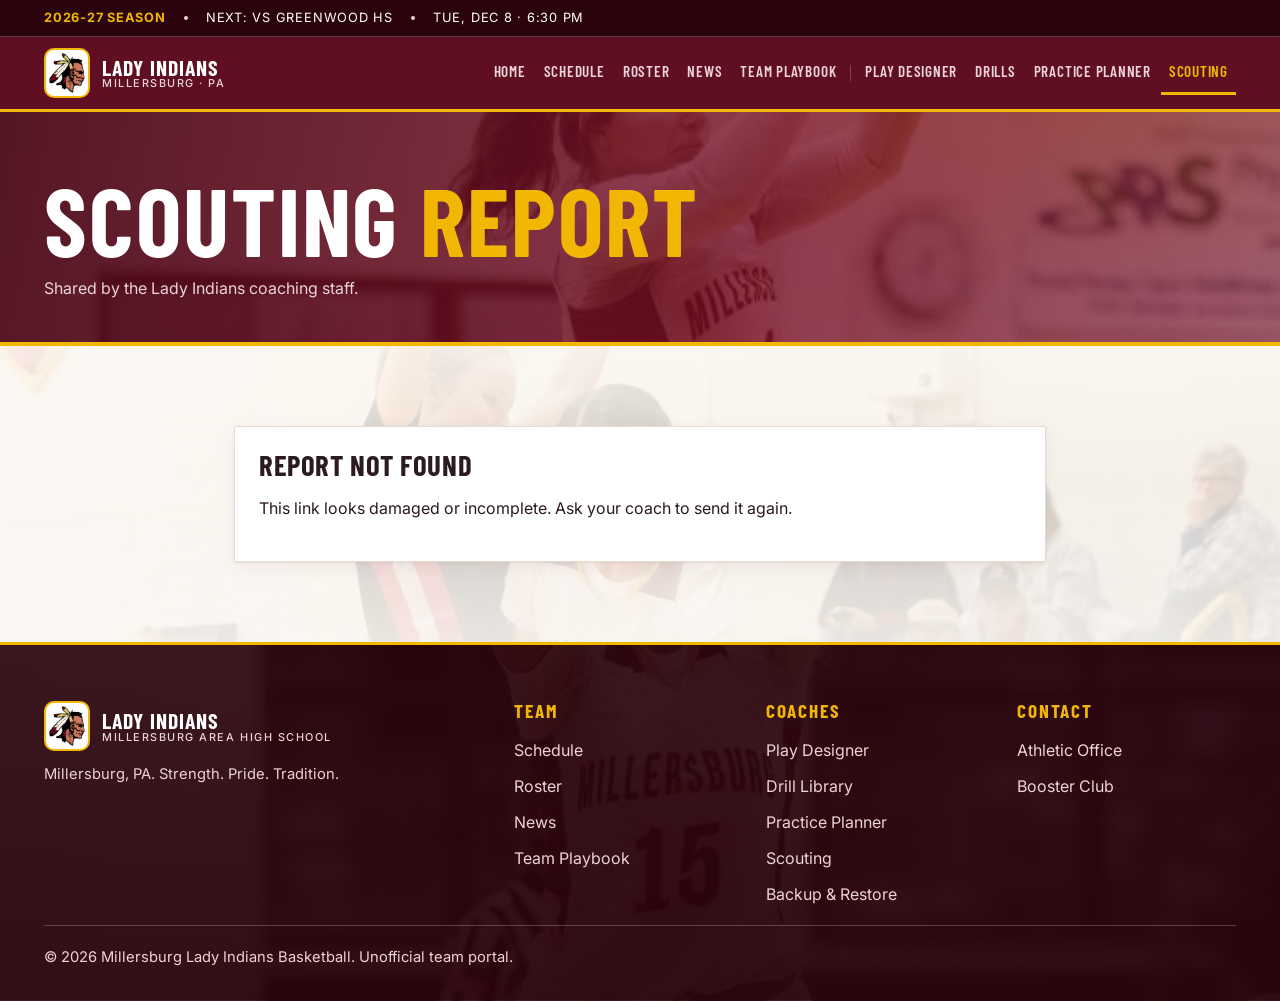
<file: scouting-report.html>
<!doctype html>
<html lang="en">
<head>
<meta charset="utf-8">
<meta name="viewport" content="width=device-width, initial-scale=1">
<meta name="robots" content="noindex">
<title>Scouting Report | Millersburg Lady Indians</title>
<link rel="preconnect" href="https://fonts.googleapis.com">
<link rel="preconnect" href="https://fonts.gstatic.com" crossorigin>
<link href="https://fonts.googleapis.com/css2?family=Barlow+Condensed:wght@500;600;700;800&family=Inter:wght@400;500;600&display=swap" rel="stylesheet">
<link rel="stylesheet" href="css/styles.css">
<style>
  .sr-wrap{max-width:860px}
  .facts{display:grid;gap:12px;grid-template-columns:repeat(2,1fr);margin-bottom:24px}
  @media(min-width:700px){.facts{grid-template-columns:repeat(4,1fr)}}
  .facts div{background:var(--surface);border:1px solid var(--line);padding:12px 14px}
  .facts span{display:block;font-size:.72rem;letter-spacing:.14em;text-transform:uppercase;color:var(--muted)}
  .facts strong{font-family:var(--head);font-size:1.4rem;text-transform:uppercase;line-height:1.1}
  .block2{margin-bottom:26px}
  .block2 h2{font-size:1.9rem;margin-bottom:10px;padding-bottom:6px;border-bottom:3px solid var(--gold)}
  .block2 p{margin:0;white-space:pre-wrap}
  .printhead{display:none}
  #err{display:none}
  @media print{
    .pagehead,.noprint{display:none!important}
    .printhead{display:flex;align-items:center;gap:16px;padding-bottom:12px;margin-bottom:16px;border-bottom:3px solid #7a0c24;color:#000}
    .printhead img{height:72px;width:auto}
    .printhead .team{font-family:var(--head);font-size:1.9rem;font-weight:800;text-transform:uppercase;color:#7a0c24;line-height:1}
    .printhead .ptitle{font-family:var(--head);font-size:1.4rem;font-weight:700;text-transform:uppercase;margin-top:6px}
    .facts div{background:#fff;border-color:#999}
    .block2 h2{border-color:#7a0c24}
  }
</style>
</head>
<body data-page="scouting">
<main id="main">
  <div class="pagehead"><div class="wrap"><h1>Scouting <span>Report</span></h1><p id="sub">Shared by the Lady Indians coaching staff.</p></div></div>
  <section class="band"><div class="wrap sr-wrap">
    <div class="panel" id="err"><h2>Report not found</h2><p>This link looks damaged or incomplete. Ask your coach to send it again.</p></div>
    <article id="report" style="display:none">
      <div class="printhead">
        <img src="images/logo.png" alt="Millersburg Lady Indians logo">
        <div><div class="team">Millersburg Lady Indians Basketball</div><div class="ptitle" id="ptitle"></div></div>
      </div>
      <h2 id="rtitle" style="font-size:clamp(2.2rem,6vw,3.6rem);margin-bottom:18px"></h2>
      <div class="facts" id="facts"></div>
      <div id="body"></div>
      <div class="toolbar noprint"><button class="btn sm" id="print" type="button">Print / Save as PDF</button></div>
    </article>
  </div></section>
</main>
<script src="js/data.js"></script>
<script src="js/app.js"></script>
<script src="js/playview.js"></script>
<script>
(async function(){
  var E=LI.esc;
  function $(i){return document.getElementById(i)}
  var m=location.hash.match(/^#d=(.+)$/), r;
  try{ if(!m) throw 0; r=await PlayView.decode(m[1]); if(!r||!r.v) throw 0; }
  catch(e){ $('err').style.display='block'; return; }
  var v=r.v;
  function fmtDate(s){ if(!s) return ''; var d=new Date(s+'T12:00:00'); return isNaN(d)?s:d.toLocaleDateString('en-US',{weekday:'long',month:'long',day:'numeric',year:'numeric'}); }
  var title='vs '+(v.opp||'Opponent');
  document.title='Scouting Report: '+(v.opp||'Opponent')+' | Millersburg Lady Indians';
  $('rtitle').textContent=v.opp||'Opponent'; $('ptitle').textContent='Scouting report: '+title;
  var facts=[['Game date',fmtDate(v.gd)],['Their record',v.rec],['Pace',v.pace],['Main defense',v.defn]].filter(function(f){return f[1]});
  $('facts').innerHTML=facts.map(function(f){return '<div><span>'+f[0]+'</span><strong>'+E(f[1])+'</strong></div>'}).join('');
  var html='';
  var pl=(r.players||[]);
  if(pl.length){
    html+='<section class="block2"><h2>Key players</h2><div class="tablewrap"><table><thead><tr><th>#</th><th>Name</th><th>Strengths</th><th>Weaknesses</th></tr></thead><tbody>'+
      pl.map(function(p){return '<tr><td><strong>'+E(p.n||'')+'</strong></td><td>'+E(p.name||'')+'</td><td>'+E(p.s||'')+'</td><td>'+E(p.w||'')+'</td></tr>'}).join('')+'</tbody></table></div></section>';
  }
  [['Offensive tendencies & sets',v.off],['Defensive tendencies',v.de],['Keys to the game',v.keys]].forEach(function(s){
    if(s[1]&&s[1].trim()) html+='<section class="block2"><h2>'+E(s[0])+'</h2><p>'+E(s[1])+'</p></section>';
  });
  $('body').innerHTML=html||'<p class="empty">This report has no details yet.</p>';
  $('report').style.display='block';
  $('print').onclick=function(){window.print()};
})();
</script>
</body>
</html>
</file>
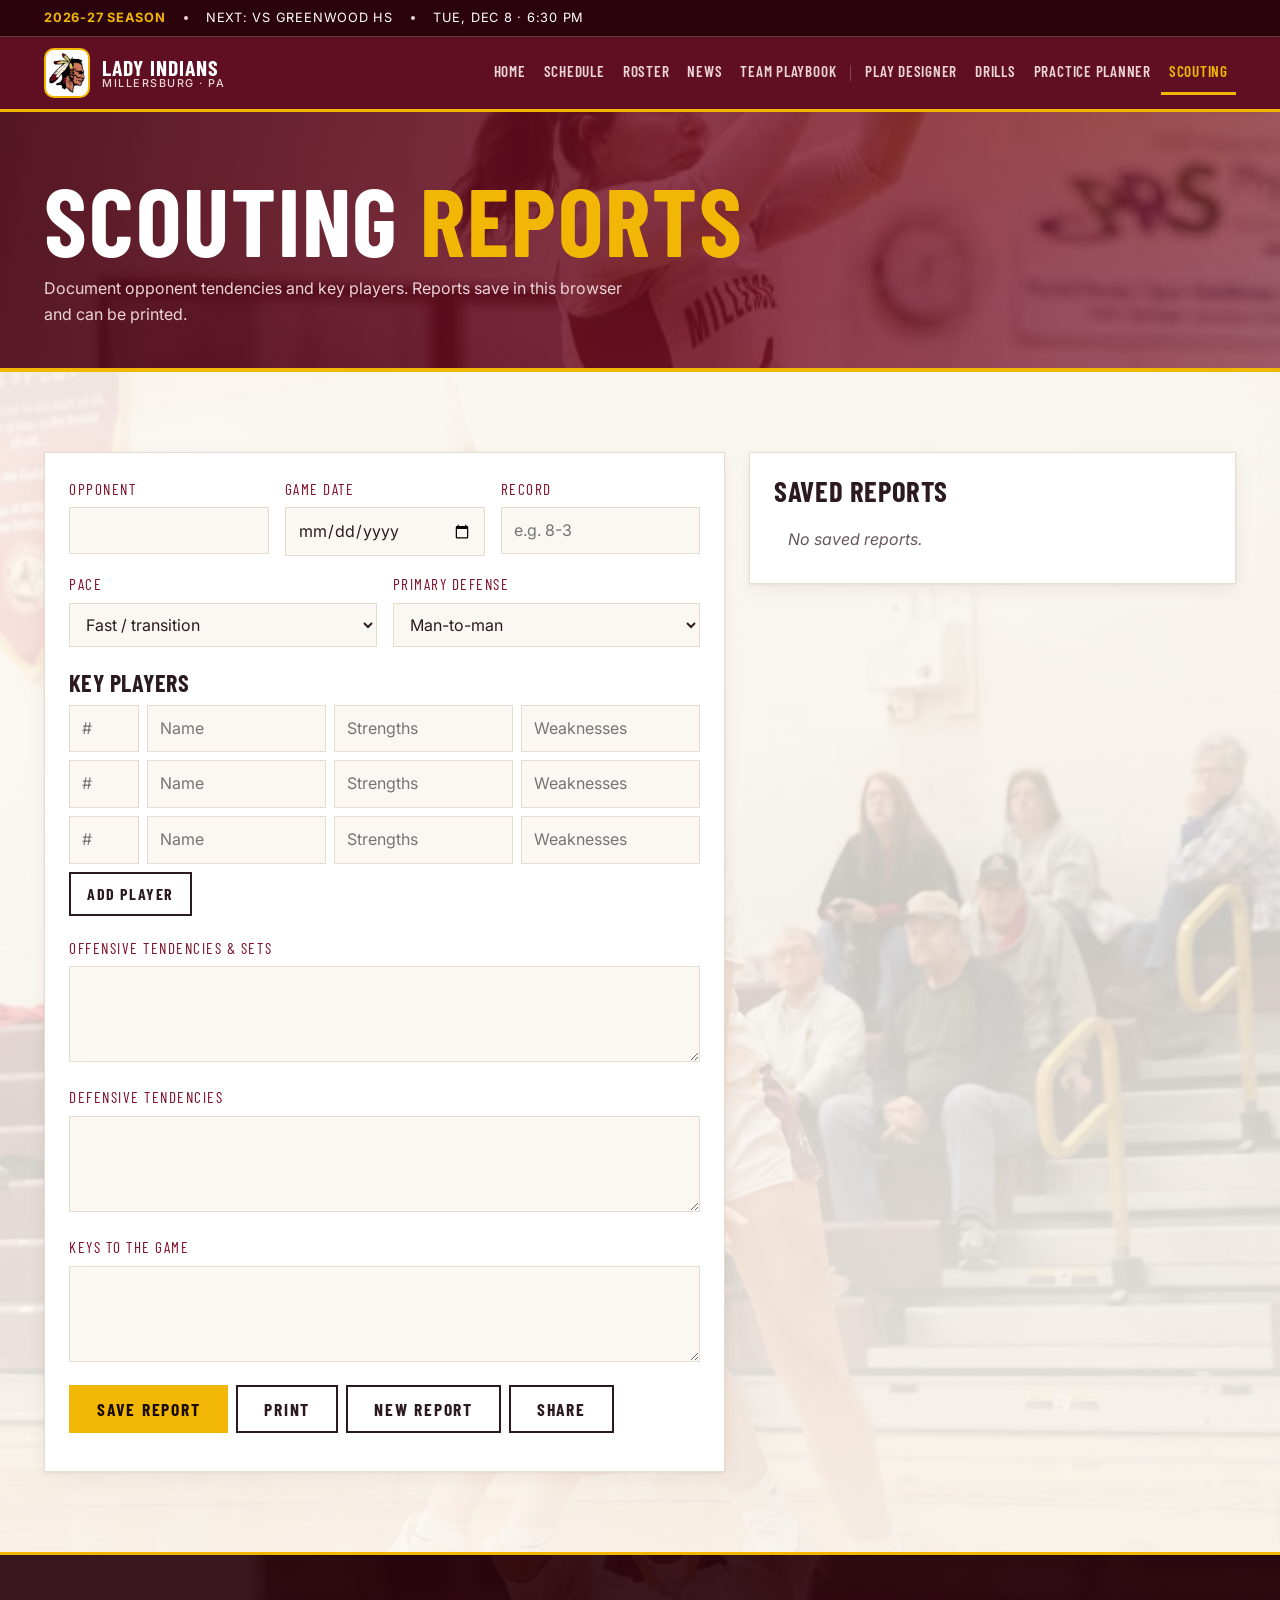
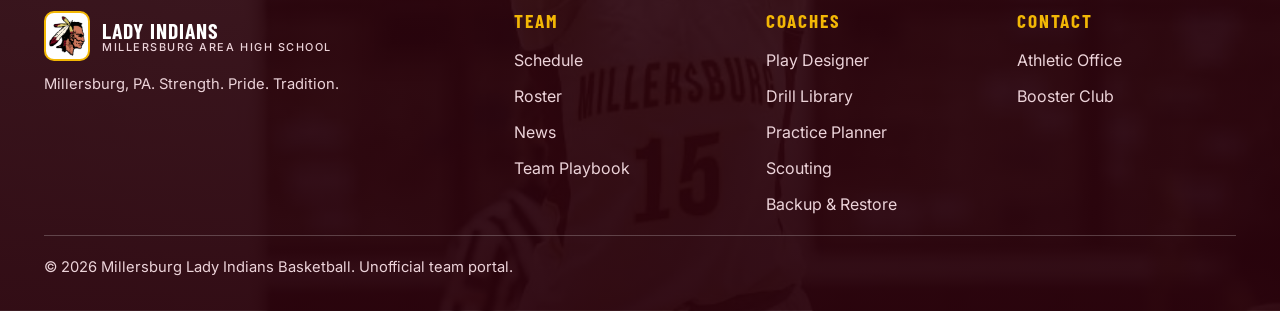
<file: scouting.html>
<!doctype html>
<html lang="en">
<head>
<meta charset="utf-8">
<meta name="viewport" content="width=device-width, initial-scale=1">
<title>Scouting Reports | Millersburg Lady Indians</title>
<link rel="preconnect" href="https://fonts.googleapis.com">
<link rel="preconnect" href="https://fonts.gstatic.com" crossorigin>
<link href="https://fonts.googleapis.com/css2?family=Barlow+Condensed:wght@500;600;700;800&family=Inter:wght@400;500;600&display=swap" rel="stylesheet">
<link rel="stylesheet" href="css/styles.css">
<style>
  .sharebox{margin-top:16px;padding:14px;background:#fff4cf;border:1px solid var(--gold-d);color:#3d2d00}
  .sharebox input{margin:8px 0}
  .sharebox .acts{display:flex;gap:8px;flex-wrap:wrap}
</style>
</head>
<body data-page="scouting">
<main id="main">
  <div class="pagehead"><div class="wrap"><h1>Scouting <span>Reports</span></h1><p>Document opponent tendencies and key players. Reports save in this browser and can be printed.</p></div></div>
  <section class="band"><div class="wrap designer" style="align-items:start">
    <form class="panel" id="form">
      <div class="row c3">
        <div class="field"><label for="opp">Opponent</label><input id="opp" required></div>
        <div class="field"><label for="gd">Game date</label><input id="gd" type="date"></div>
        <div class="field"><label for="rec">Record</label><input id="rec" placeholder="e.g. 8-3"></div>
      </div>
      <div class="row c2">
        <div class="field"><label for="pace">Pace</label><select id="pace"><option>Fast / transition</option><option>Balanced</option><option>Slow / half-court</option></select></div>
        <div class="field"><label for="defn">Primary defense</label><select id="defn"><option>Man-to-man</option><option>2-3 zone</option><option>1-3-1 zone</option><option>Full-court press</option><option>Mixed / varies</option></select></div>
      </div>

      <h3 style="margin:8px 0 10px;font-size:1.5rem">Key players</h3>
      <div id="players"></div>
      <button type="button" class="btn sm ghost noprint" id="addp" style="margin-bottom:20px">Add player</button>

      <div class="field"><label for="off">Offensive tendencies &amp; sets</label><textarea id="off"></textarea></div>
      <div class="field"><label for="de">Defensive tendencies</label><textarea id="de"></textarea></div>
      <div class="field"><label for="keys">Keys to the game</label><textarea id="keys"></textarea></div>
      <div class="toolbar noprint"><button class="btn" type="submit">Save report</button><button class="btn ghost" type="button" id="print">Print</button><button class="btn ghost" type="button" id="newr">New report</button><button class="btn ghost" type="button" id="share" aria-controls="sharebox">Share</button></div>
      <div class="sharebox noprint" id="sharebox" style="display:none">
        <b id="sharetitle">Share this report</b>
        <p style="margin:6px 0 4px;font-size:.9rem">Send it as a link, or copy it as plain text to paste into a text message or email.</p>
        <label for="sharelink" class="sr">Report link</label>
        <input id="sharelink" readonly>
        <div class="acts"><button class="btn sm" type="button" id="copylink">Copy link</button><button class="btn sm ghost" type="button" id="copytext">Copy as text</button><a class="btn sm ghost" id="openlink" href="#" target="_blank" rel="noopener">Open report page</a></div>
        <p style="margin:10px 0 0;font-size:.88rem" id="sharenote" role="status" aria-live="polite"></p>
      </div>
    </form>
    <div class="panel noprint">
      <h2>Saved reports</h2>
      <ul class="playlist" id="list"></ul>
    </div>
  </div></section>
</main>
<script src="js/data.js"></script>
<script src="js/app.js"></script>
<script src="js/playview.js"></script>
<script>
(function(){
  var E=LI.esc, reports=LI.load('scouting',[]), curId=null;
  var ids=['opp','gd','rec','pace','defn','off','de','keys'];
  function prow(p){p=p||{};return '<div class="prow"><input aria-label="Jersey number" placeholder="#" value="'+E(p.n||'')+'"><input aria-label="Player name" placeholder="Name" value="'+E(p.name||'')+'"><input aria-label="Strengths" placeholder="Strengths" value="'+E(p.s||'')+'"><input aria-label="Weaknesses" placeholder="Weaknesses" value="'+E(p.w||'')+'"></div>';}
  var pl=document.getElementById('players');
  function setPlayers(arr){pl.innerHTML=(arr&&arr.length?arr:[{},{},{}]).map(prow).join('');}
  function getPlayers(){return Array.prototype.map.call(pl.querySelectorAll('.prow'),function(r){var i=r.querySelectorAll('input');return {n:i[0].value,name:i[1].value,s:i[2].value,w:i[3].value};}).filter(function(p){return p.n||p.name||p.s||p.w;});}
  document.getElementById('addp').onclick=function(){pl.insertAdjacentHTML('beforeend',prow());};
  setPlayers();

  function clear(){curId=null;ids.forEach(function(i){var e=document.getElementById(i);e.value=e.tagName==='SELECT'?e.options[0].value:'';});setPlayers();}
  function list(){
    document.getElementById('list').innerHTML=reports.length?reports.map(function(r){return '<li><span>'+E(r.v.opp)+' <small style="color:var(--muted)">'+E(r.v.gd||'')+'</small></span><button class="btn sm ghost" data-open="'+r.id+'">Open</button><button class="btn sm ghost" data-share="'+r.id+'">Share</button><button class="btn sm danger" data-del="'+r.id+'" aria-label="Delete '+E(r.v.opp)+'">Delete</button></li>';}).join(''):'<li class="empty" style="border:none;background:none">No saved reports.</li>';
  }
  document.getElementById('list').addEventListener('click',function(e){
    var o=e.target.dataset.open,d=e.target.dataset.del;
    if(o){var r=reports.filter(function(x){return x.id===o})[0];curId=r.id;ids.forEach(function(i){document.getElementById(i).value=r.v[i]||'';});setPlayers(r.players);}
    if(d&&confirm('Delete this report?')){reports=reports.filter(function(x){return x.id!==d});LI.save('scouting',reports);list();}
  });
  document.getElementById('form').addEventListener('submit',function(e){
    e.preventDefault();
    var v={};ids.forEach(function(i){v[i]=document.getElementById(i).value;});
    var rec={id:curId||LI.uid(),v:v,players:getPlayers()};
    var i=reports.findIndex(function(x){return x.id===rec.id}); if(i>-1)reports[i]=rec; else reports.unshift(rec);
    curId=rec.id; LI.save('scouting',reports); list();
  });
  document.getElementById('newr').onclick=clear;
  document.getElementById('print').onclick=function(){window.print();};

  /* ---------- Sharing ---------- */
  function currentReport(){
    var v={}; ids.forEach(function(i){v[i]=document.getElementById(i).value;});
    return {v:v,players:getPlayers()};
  }
  function fmtDate(s){ if(!s) return ''; var d=new Date(s+'T12:00:00'); return isNaN(d)?s:d.toLocaleDateString('en-US',{weekday:'long',month:'long',day:'numeric',year:'numeric'}); }
  function asText(r){
    var v=r.v, L=[];
    L.push('SCOUTING REPORT: '+(v.opp||'Opponent').toUpperCase());
    var facts=[]; if(v.gd) facts.push('Game: '+fmtDate(v.gd)); if(v.rec) facts.push('Record: '+v.rec); if(v.pace) facts.push('Pace: '+v.pace); if(v.defn) facts.push('Defense: '+v.defn);
    if(facts.length) L.push(facts.join(' | '));
    if(r.players.length){ L.push('','KEY PLAYERS'); r.players.forEach(function(p){
      L.push('#'+(p.n||'?')+(p.name?' '+p.name:'')+(p.s?' - Strengths: '+p.s:'')+(p.w?' - Weaknesses: '+p.w:'')); }); }
    [['OFFENSE',v.off],['DEFENSE',v.de],['KEYS TO THE GAME',v.keys]].forEach(function(s){ if(s[1]&&s[1].trim()) L.push('',s[0],s[1].trim()); });
    L.push('','Millersburg Lady Indians Basketball');
    return L.join('\n');
  }
  var shared=null, sbox=document.getElementById('sharebox'), snote=document.getElementById('sharenote');
  function copy(text,okMsg){
    function fallback(){ try{ var t=document.createElement('textarea'); t.value=text; t.style.position='fixed'; t.style.opacity='0'; document.body.appendChild(t); t.select(); var ok=document.execCommand('copy'); t.remove(); snote.textContent=ok?okMsg:'Could not copy. Select the link and press Ctrl+C.'; }catch(e){ snote.textContent='Could not copy. Select the link and press Ctrl+C.'; } }
    if(navigator.clipboard&&navigator.clipboard.writeText) navigator.clipboard.writeText(text).then(function(){snote.textContent=okMsg;},fallback); else fallback();
  }
  async function openShare(r){
    if(!r.v.opp||!r.v.opp.trim()){ alert('Enter an opponent name before sharing.'); document.getElementById('opp').focus(); return; }
    shared=r;
    try{
      var code=await PlayView.encode(r), link=new URL('scouting-report.html',location.href).href+'#d='+code;
      document.getElementById('sharetitle').textContent='Share: '+r.v.opp;
      document.getElementById('sharelink').value=link; document.getElementById('openlink').href=link;
      var local=/^(file:|http:\/\/(localhost|127\.))/.test(location.href), n=[];
      if(local) n.push('The link only works once the site is online. Until then, use Copy as text.');
      if(link.length>6000) n.push('This link is long ('+link.length+' characters) and some apps may cut it off. Use Copy as text instead.');
      n.push('Anyone with the link can read this report. If you edit it, share again.');
      snote.textContent=n.join(' '); sbox.style.display='';
      sbox.scrollIntoView({block:'nearest'});
    }catch(e){ alert('Could not create the link in this browser. Use Copy as text instead.'); shared=r; sbox.style.display=''; }
  }
  document.getElementById('share').onclick=function(){ openShare(currentReport()); };
  document.getElementById('list').addEventListener('click',function(e){
    var id=e.target.dataset.share; if(!id) return;
    var rec=reports.filter(function(x){return x.id===id})[0]; if(rec) openShare({v:rec.v,players:rec.players||[]});
  });
  document.getElementById('copylink').onclick=function(){ copy(document.getElementById('sharelink').value,'Link copied.'); };
  document.getElementById('copytext').onclick=function(){ if(shared) copy(asText(shared),'Report copied as text. Paste it into a message or email.'); };

  list();
})();
</script>
</body>
</html>
</file>
<file: css/styles.css>
:root{
  --maroon:#7a0c24; --maroon-d:#4a0615; --maroon-x:#2a030c;
  --gold:#f2b705; --gold-d:#c99600; --white:#ffffff;
  --bg:#fbf8f3; --surface:#ffffff; --surface-2:#ffffff; --line:#e7dccf;
  --text:#2b1a1f; --muted:#6a585d; --accent:#7a0c24; --win:#17803f; --loss:#c62828;
  --max:1240px; --head:"Barlow Condensed","Oswald",Impact,sans-serif; --body:"Inter",system-ui,sans-serif;
}
*{box-sizing:border-box}
.ticker,header.site,.hero,.pagehead,footer.site{--text:#ffffff;--muted:#ecd3d9;--accent:var(--gold);--line:rgba(255,255,255,.22);--win:#6ee7a0;--loss:#ff9a9a;color:var(--text)}
html{scroll-behavior:smooth}
body{margin:0;background:var(--bg);color:var(--text);font-family:var(--body);line-height:1.6;font-size:16px;-webkit-font-smoothing:antialiased}
img,svg,canvas{max-width:100%;display:block}
a{color:inherit}
h1,h2,h3,h4{font-family:var(--head);text-transform:uppercase;letter-spacing:.02em;line-height:1;margin:0;font-weight:700}
.wrap{max-width:var(--max);margin:0 auto;padding:0 24px}
.skip{position:absolute;left:-999px;top:8px;background:var(--gold);color:#000;padding:10px 16px;z-index:200;font-weight:700}
.skip:focus{left:8px}
:focus-visible{outline:3px solid var(--accent);outline-offset:3px}
.sr{position:absolute;width:1px;height:1px;overflow:hidden;clip:rect(0 0 0 0);white-space:nowrap}

/* Ticker */
.ticker{background:var(--maroon-x);border-bottom:1px solid var(--line);font-size:.8rem;letter-spacing:.06em;text-transform:uppercase}
.ticker .wrap{display:flex;gap:18px;align-items:center;min-height:36px;overflow:hidden;white-space:nowrap}
.ticker b{color:var(--accent)}
.ticker .dot{width:4px;height:4px;border-radius:50%;background:var(--muted);flex:none}

/* Header */
header.site{position:sticky;top:0;z-index:100;background:rgba(90,8,26,.97);backdrop-filter:blur(10px);border-bottom:3px solid var(--gold)}
.nav{display:flex;align-items:center;justify-content:space-between;gap:16px;min-height:72px}
.brand{display:flex;align-items:center;gap:12px;text-decoration:none}
.mark{width:auto;height:50px;flex:none;object-fit:contain;background:#fff;border-radius:10px;padding:3px;border:2px solid var(--gold)}
.hero .wm{position:absolute;right:-4%;top:6%;height:88%;width:auto;opacity:.06;z-index:1;pointer-events:none;filter:grayscale(1) brightness(2)}
.brand span{font-family:var(--head);font-size:1.35rem;font-weight:700;text-transform:uppercase;letter-spacing:.05em;line-height:1}
.brand small{display:block;font-family:var(--body);font-size:.68rem;font-weight:500;letter-spacing:.14em;color:var(--muted)}
.menu{display:none;list-style:none;margin:0;padding:0;gap:2px}
.menu a{display:inline-flex;align-items:center;min-height:44px;padding:0 12px;font-family:var(--head);font-size:1.05rem;font-weight:600;letter-spacing:.08em;text-transform:uppercase;text-decoration:none;color:var(--muted);border-bottom:3px solid transparent}
.menu a:hover{color:var(--text)}
.menu a[aria-current=page]{color:var(--accent);border-bottom-color:var(--accent)}
.menu li.sep{width:1px;background:var(--line);margin:14px 8px}
.burger{min-width:44px;min-height:44px;background:none;border:1px solid var(--line);color:var(--text);border-radius:8px;cursor:pointer}
.burger svg{width:24px;height:24px;margin:auto}
@media(min-width:1100px){.menu{display:flex}.burger{display:none}}
.menu.open{display:flex;flex-direction:column;position:absolute;top:100%;left:0;right:0;background:var(--maroon-d);border-bottom:1px solid var(--line);padding:12px 24px 20px}
.menu.open li.sep{display:none}
header.site{position:sticky}

/* Buttons */
.btn{display:inline-flex;align-items:center;justify-content:center;gap:8px;min-height:48px;padding:0 26px;font-family:var(--head);font-size:1.1rem;font-weight:700;letter-spacing:.1em;text-transform:uppercase;text-decoration:none;cursor:pointer;border:2px solid var(--gold);background:var(--gold);color:#1a0b00;transition:background-color .2s,color .2s,transform .15s}
.btn:hover{background:#ffd13d}
.btn:active{transform:scale(.98)}
.btn.ghost{background:transparent;color:var(--text);border-color:var(--text)}
.btn.ghost:hover{background:var(--text);color:#000}
.btn.sm{min-height:44px;padding:0 16px;font-size:1rem}
.btn.danger{background:transparent;border-color:var(--loss);color:var(--loss)}
.btn.danger:hover{background:var(--loss);color:#000}

/* Hero */
.hero{position:relative;min-height:min(88vh,820px);display:flex;align-items:flex-end;overflow:hidden;background:
  radial-gradient(500px 360px at 18% 8%,rgba(242,183,5,.34),transparent 70%),
  radial-gradient(520px 380px at 62% 4%,rgba(255,255,255,.14),transparent 70%),
  radial-gradient(700px 500px at 85% 0%,rgba(242,183,5,.16),transparent 70%),
  linear-gradient(180deg,#9a1433 0%,#7a0c24 55%,#5a0a1c 100%)}
.hero::before{content:"";position:absolute;inset:0;background:repeating-linear-gradient(115deg,rgba(255,255,255,.025) 0 2px,transparent 2px 38px)}
.hero::after{content:"";position:absolute;left:0;right:0;bottom:0;height:42%;background:linear-gradient(180deg,transparent,rgba(122,12,36,.35)),repeating-linear-gradient(90deg,rgba(0,0,0,.18) 0 90px,rgba(0,0,0,0) 90px 180px)}
.hero .wrap{position:relative;z-index:2;width:100%;padding-bottom:64px;display:grid;gap:36px;align-items:end}
@media(min-width:900px){.hero .wrap{grid-template-columns:1.5fr 1fr}}
.kicker{font-family:var(--head);color:var(--accent);letter-spacing:.3em;font-size:1.1rem;font-weight:600;text-transform:uppercase;margin-bottom:12px}
.hero h1{font-size:clamp(3.4rem,11vw,8.5rem);line-height:.88;background:linear-gradient(180deg,#fff 30%,#b9a3a9);-webkit-background-clip:text;background-clip:text;color:transparent;font-weight:800}
.hero h1 em{font-style:normal;display:block;-webkit-text-fill-color:var(--accent);color:var(--accent);background:none}
.hero p.sub{max-width:46ch;color:var(--muted);font-size:1.1rem;margin:22px 0 28px}
.hero .cta{display:flex;flex-wrap:wrap;gap:12px}
.nextcard{background:rgba(60,5,18,.55);border:1px solid var(--line);border-top:4px solid var(--gold);padding:24px;backdrop-filter:blur(6px)}
.nextcard h2{font-size:1.9rem;margin-bottom:14px}
.vs{display:grid;grid-template-columns:1fr auto 1fr;align-items:center;gap:12px;font-family:var(--head);text-transform:uppercase}
.vs .tn{font-size:1.5rem;font-weight:700;line-height:1.05}
.vs .tn:last-child{text-align:right}
.vs .v{color:var(--accent);font-size:1.1rem}
.meta{margin:12px 0 18px;color:var(--muted);font-size:.9rem;letter-spacing:.04em}
.count{display:grid;grid-template-columns:repeat(4,1fr);gap:8px;margin-bottom:18px;text-align:center}
.count div{background:rgba(0,0,0,.28);border:1px solid var(--line);padding:10px 4px}
.count strong{display:block;font-family:var(--head);font-size:2rem;color:var(--accent);font-variant-numeric:tabular-nums;line-height:1}
.count span{font-size:.65rem;letter-spacing:.14em;text-transform:uppercase;color:var(--muted)}

/* Sections */
section.band{padding:80px 0}
section.alt{background:var(--surface);border-block:1px solid var(--line)}
.sec-head{display:flex;justify-content:space-between;align-items:flex-end;gap:16px;flex-wrap:wrap;margin-bottom:32px}
.sec-head h2{font-size:clamp(2.2rem,5vw,3.6rem)}
.sec-head h2 span{color:var(--accent)}
.sec-head a.more{font-family:var(--head);letter-spacing:.12em;text-transform:uppercase;font-weight:600;color:var(--accent);text-decoration:none;min-height:44px;display:inline-flex;align-items:center}
.sec-head a.more:hover{text-decoration:underline}
.grid{display:grid;gap:20px}
@media(min-width:700px){.g2{grid-template-columns:repeat(2,1fr)}.g3{grid-template-columns:repeat(2,1fr)}.g4{grid-template-columns:repeat(2,1fr)}}
@media(min-width:1000px){.g3{grid-template-columns:repeat(3,1fr)}.g4{grid-template-columns:repeat(4,1fr)}}

/* Tool tiles */
.tile{display:flex;flex-direction:column;gap:10px;padding:28px;background:var(--surface-2);border:1px solid var(--line);text-decoration:none;position:relative;overflow:hidden;transition:border-color .2s,transform .2s}
.tile:hover{border-color:var(--accent);transform:translateY(-3px)}
.tile::after{content:"";position:absolute;right:-30px;bottom:-30px;width:110px;height:110px;border-radius:50%;background:radial-gradient(circle,rgba(242,183,5,.35),transparent 70%)}
.tile,.pcard,.ncard,.drill,.panel{box-shadow:0 1px 2px rgba(74,6,21,.06),0 6px 18px rgba(74,6,21,.06)}
.tile svg{width:34px;height:34px;color:var(--accent)}
.tile h3{font-size:1.7rem}
.tile p{margin:0;color:var(--muted);font-size:.95rem}

/* Roster */
.pcard{background:var(--surface-2);border:1px solid var(--line);cursor:pointer;text-align:left;color:inherit;padding:0;font:inherit;position:relative;overflow:hidden;transition:border-color .2s,transform .2s}
.pcard:hover{border-color:var(--accent);transform:translateY(-3px)}
.pphoto{aspect-ratio:4/5;background:linear-gradient(160deg,var(--maroon) 0%,var(--maroon-x) 100%);display:grid;place-items:center;position:relative}
.pphoto svg{width:55%;color:rgba(255,255,255,.18)}
.pphoto img{position:absolute;inset:0;width:100%;height:100%;object-fit:cover}
.pnum{position:absolute;top:8px;right:14px;font-family:var(--head);font-size:3.4rem;font-weight:800;color:var(--gold);line-height:1}
.pinfo{padding:14px 16px 16px}
.pinfo h3{font-size:1.5rem}
.pinfo p{margin:4px 0 0;color:var(--muted);font-size:.85rem;letter-spacing:.04em;text-transform:uppercase}

/* Tables */
.tablewrap{overflow-x:auto;border:1px solid var(--line)}
table{width:100%;border-collapse:collapse;min-width:640px}
th,td{padding:14px 16px;text-align:left;border-bottom:1px solid var(--line)}
th{font-family:var(--head);text-transform:uppercase;letter-spacing:.1em;font-size:.95rem;color:var(--gold);background:var(--maroon-d);font-weight:600}
tr:hover td{background:rgba(122,12,36,.05)}
.res{font-family:var(--head);font-weight:700;font-size:1.15rem}
.res.w{color:var(--win)}.res.l{color:var(--loss)}
.tag{display:inline-block;padding:2px 8px;font-size:.7rem;font-weight:700;letter-spacing:.1em;text-transform:uppercase;background:var(--maroon);color:#fff}
.tag.gold{background:var(--gold);color:#000}
.stat{display:grid;grid-template-columns:repeat(2,1fr);gap:16px;margin-bottom:28px}
@media(min-width:800px){.stat{grid-template-columns:repeat(4,1fr)}}
.stat div{background:var(--surface-2);border:1px solid var(--line);padding:18px;text-align:center}
.stat strong{display:block;font-family:var(--head);font-size:2.6rem;color:var(--accent);line-height:1}
.stat span{font-size:.75rem;letter-spacing:.14em;text-transform:uppercase;color:var(--muted)}

/* News */
.ncard{background:var(--surface-2);border:1px solid var(--line);display:flex;flex-direction:column;text-align:left;color:inherit;font:inherit;padding:0;cursor:pointer;transition:border-color .2s}
.ncard:hover{border-color:var(--accent)}
.nimg{aspect-ratio:16/9;background:linear-gradient(135deg,var(--maroon),var(--maroon-x));display:grid;place-items:center;font-family:var(--head);font-size:2.6rem;color:rgba(242,183,5,.5);letter-spacing:.1em}
.nbody{padding:20px;display:flex;flex-direction:column;gap:10px;flex:1}
.nbody h3{font-size:1.6rem;line-height:1.05}
.nbody p{margin:0;color:var(--muted);font-size:.95rem}
.nbody time{font-size:.75rem;letter-spacing:.12em;text-transform:uppercase;color:var(--accent)}

/* Dialog */
dialog{background:var(--surface);color:var(--text);border:1px solid var(--gold);padding:0;max-width:min(680px,92vw);width:100%}
dialog::backdrop{background:rgba(42,3,12,.7)}
.dlg{padding:28px}
.dlg h2{font-size:2.4rem;margin-bottom:10px}
.dlg .x{float:right}
.dlg dl{display:grid;grid-template-columns:auto 1fr;gap:6px 18px;margin:18px 0}
.dlg dt{color:var(--accent);font-family:var(--head);text-transform:uppercase;letter-spacing:.1em}
.dlg dd{margin:0}

/* Forms */
label{display:block;font-family:var(--head);text-transform:uppercase;letter-spacing:.1em;font-size:.95rem;color:var(--accent);margin-bottom:6px}
input,select,textarea{width:100%;min-height:44px;background:var(--bg);color:var(--text);border:1px solid var(--line);padding:10px 12px;font:inherit}
textarea{min-height:96px;resize:vertical}
input:focus,select:focus,textarea:focus{border-color:var(--accent)}
.field{margin-bottom:16px}
.row{display:grid;gap:16px}
@media(min-width:700px){.row.c2{grid-template-columns:1fr 1fr}.row.c3{grid-template-columns:repeat(3,1fr)}}
.panel{background:var(--surface-2);border:1px solid var(--line);padding:24px}
.panel h2,.panel h3{margin-bottom:16px;font-size:1.8rem}
.toolbar{display:flex;flex-wrap:wrap;gap:8px;margin-bottom:14px}
.chip{min-height:44px;padding:0 16px;background:transparent;color:var(--muted);border:1px solid var(--line);font-family:var(--head);font-size:1rem;letter-spacing:.1em;text-transform:uppercase;font-weight:600;cursor:pointer}
.chip:hover{color:var(--text);border-color:var(--muted)}
.chip[aria-pressed=true]{background:var(--gold);color:#000;border-color:var(--accent)}
.note{background:#fff4cf;border:1px solid var(--gold-d);color:#5c4300;padding:10px 14px;font-size:.88rem;margin-bottom:24px}

/* Page header */
.pagehead{padding:64px 0 40px;background:radial-gradient(600px 260px at 85% 0,rgba(242,183,5,.3),transparent 70%),linear-gradient(180deg,#8f1230,#6a0a22);border-bottom:4px solid var(--gold)}
.pagehead h1{font-size:clamp(3rem,8vw,6rem);line-height:.9}
.pagehead h1 span{color:var(--accent)}
.pagehead p{color:var(--muted);max-width:60ch;margin:14px 0 0}

/* Play designer */
.designer{display:grid;gap:24px}
@media(min-width:1000px){.designer{grid-template-columns:minmax(0,1.4fr) minmax(0,1fr)}}
.courtbox{background:#c9a36a;background:linear-gradient(180deg,#d8b27a,#c4965a);border:3px solid var(--gold);touch-action:none}
canvas#court{width:100%;height:auto;cursor:crosshair;touch-action:none}
.legend{display:flex;flex-wrap:wrap;gap:16px;font-size:.85rem;color:var(--muted);margin-top:10px}
.playlist{list-style:none;margin:0;padding:0;display:grid;gap:8px;max-height:340px;overflow:auto}
.playlist li{display:flex;gap:8px;align-items:center;background:var(--bg);border:1px solid var(--line);padding:6px 6px 6px 14px}
.playlist li span{flex:1;font-weight:600}
.empty{color:var(--muted);font-style:italic}

/* Drills */
.drill{background:var(--surface-2);border:1px solid var(--line);padding:22px;display:flex;flex-direction:column;gap:10px}
.drill h3{font-size:1.6rem}
.drill p{margin:0;color:var(--muted);font-size:.95rem}
.drill .meta{margin:0;display:flex;flex-wrap:wrap;gap:8px}
.drill .btn{margin-top:auto;align-self:flex-start}

/* Practice planner */
.blocks{list-style:none;margin:0 0 16px;padding:0;display:grid;gap:10px}
.block{display:grid;grid-template-columns:auto 1fr auto auto;gap:12px;align-items:center;background:var(--bg);border:1px solid var(--line);padding:12px}
.block .t{font-family:var(--head);font-size:1.3rem;color:var(--accent);min-width:64px}
.block .n{font-weight:600}
.block .mins{display:flex;align-items:center;gap:6px;color:var(--muted)}
.block .mins input{min-height:44px;text-align:center}
.block .n small{display:block;color:var(--muted);font-weight:400}
.block .acts{display:flex;gap:6px}
.iconbtn{min-width:44px;min-height:44px;background:transparent;border:1px solid var(--line);color:var(--text);cursor:pointer;font-size:1.1rem}
.iconbtn:hover{border-color:var(--accent);color:var(--accent)}
.total{font-family:var(--head);font-size:1.6rem}
.total b{color:var(--accent)}

/* Scouting */
.prow{display:grid;grid-template-columns:70px 1fr;gap:8px;margin-bottom:8px}
@media(min-width:800px){.prow{grid-template-columns:70px 1fr 1fr 1fr}}

footer.site{background:var(--maroon-d);border-top:3px solid var(--gold);padding:56px 0 32px;margin-top:0}
.foot{display:grid;gap:32px}
@media(min-width:800px){.foot{grid-template-columns:2fr 1fr 1fr 1fr}}
footer.site h4{font-size:1.2rem;color:var(--accent);margin-bottom:12px;letter-spacing:.1em}
footer.site ul{list-style:none;margin:0;padding:0}
footer.site li a{display:inline-flex;min-height:36px;align-items:center;text-decoration:none;color:var(--muted)}
footer.site li a:hover{color:var(--text);text-decoration:underline}
footer.site p{color:var(--muted);margin:12px 0 0;font-size:.92rem}
.copy{margin-top:36px;padding-top:20px;border-top:1px solid var(--line);font-size:.8rem;color:var(--muted)}

.reveal{opacity:0;transform:translateY(16px);transition:opacity .5s ease-out,transform .5s ease-out}
.reveal.in{opacity:1;transform:none}
@media(prefers-reduced-motion:reduce){html{scroll-behavior:auto}*{transition:none!important;animation:none!important}.reveal{opacity:1;transform:none}}

@media print{
  body{background:#fff;color:#000}
  .ticker,header.site,footer.site,.noprint,.pagehead p{display:none!important}
  .panel,.block{background:#fff;border-color:#999;color:#000}
  label,th,.block .t,h1 span{color:#000}
  input,select,textarea{background:#fff;color:#000;border-color:#999}
  .pagehead{background:none;padding:0 0 12px;border-color:#999}
}

/* Coach password gate */
html.locked #main{display:none}

/* keep the top menu on one line */
.menu a{white-space:nowrap}
@media(max-width:1340px){.menu a{padding:0 8px;font-size:.95rem;letter-spacing:.05em}.menu li.sep{margin:14px 4px}}

/* ===== Game-photo backgrounds on inner pages =====
   --ph  = banner photo behind the page title
   --ph2 = faded photo behind the page's main content
   Both are set per page below. Paths are relative to this stylesheet. */
.pagehead{
  background-image:linear-gradient(100deg,rgba(74,6,21,.92) 0%,rgba(122,12,36,.76) 60%,rgba(122,12,36,.6) 100%),radial-gradient(600px 260px at 85% 0,rgba(242,183,5,.28),transparent 70%),var(--ph,linear-gradient(#8f1230,#6a0a22));
  background-size:auto,auto,cover;
  background-position:0 0,0 0,center var(--pos,28%);
  background-repeat:no-repeat}
main>section.band:not(.bgp):not(.gallery){position:relative;isolation:isolate}
main>section.band:not(.bgp):not(.gallery)::before{content:"";position:absolute;inset:0;z-index:-1;
  background-image:linear-gradient(180deg,rgba(251,248,243,.92),rgba(251,248,243,.80) 45%,rgba(251,248,243,.92)),var(--ph2,none);
  background-size:cover;background-position:center 30%;background-repeat:no-repeat}
footer.site{background-image:linear-gradient(rgba(42,3,12,.90),rgba(42,3,12,.95)),url(../images/action-9.jpg);background-size:cover;background-position:center 35%}

body[data-page="schedule"]{--ph:url(../images/action-8.jpg);--pos:18%;--ph2:url(../images/action-10.jpg)}
body[data-page="roster"]{--ph:url(../images/action-14.jpg);--pos:16%;--ph2:url(../images/action-9.jpg)}
body[data-page="news"]{--ph:url(../images/action-10.jpg);--pos:30%;--ph2:url(../images/action-7.jpg)}
body[data-page="team-playbook"]{--ph:url(../images/action-7.jpg);--ph2:url(../images/action-11.jpg)}
body[data-page="playbook"]{--ph:url(../images/action-13.jpg);--pos:26%;--ph2:url(../images/action-8.jpg)}
body[data-page="drills"]{--ph:url(../images/action-6.jpg);--pos:30%;--ph2:url(../images/action-10.jpg)}
body[data-page="practice"]{--ph:url(../images/action-12.jpg);--pos:33%;--ph2:url(../images/action-3.jpg)}
body[data-page="scouting"]{--ph:url(../images/action-5.jpg);--ph2:url(../images/action-11.jpg)}
body[data-page="backup"]{--ph:url(../images/action-7.jpg);--ph2:url(../images/action-10.jpg)}
body[data-page="coach-password"]{--ph:url(../images/action-9.jpg);--ph2:url(../images/action-5.jpg)}

@media print{
  .pagehead{background-image:none!important}
  main>section.band::before{display:none!important}
  footer.site{background-image:none!important}
}
</file>
